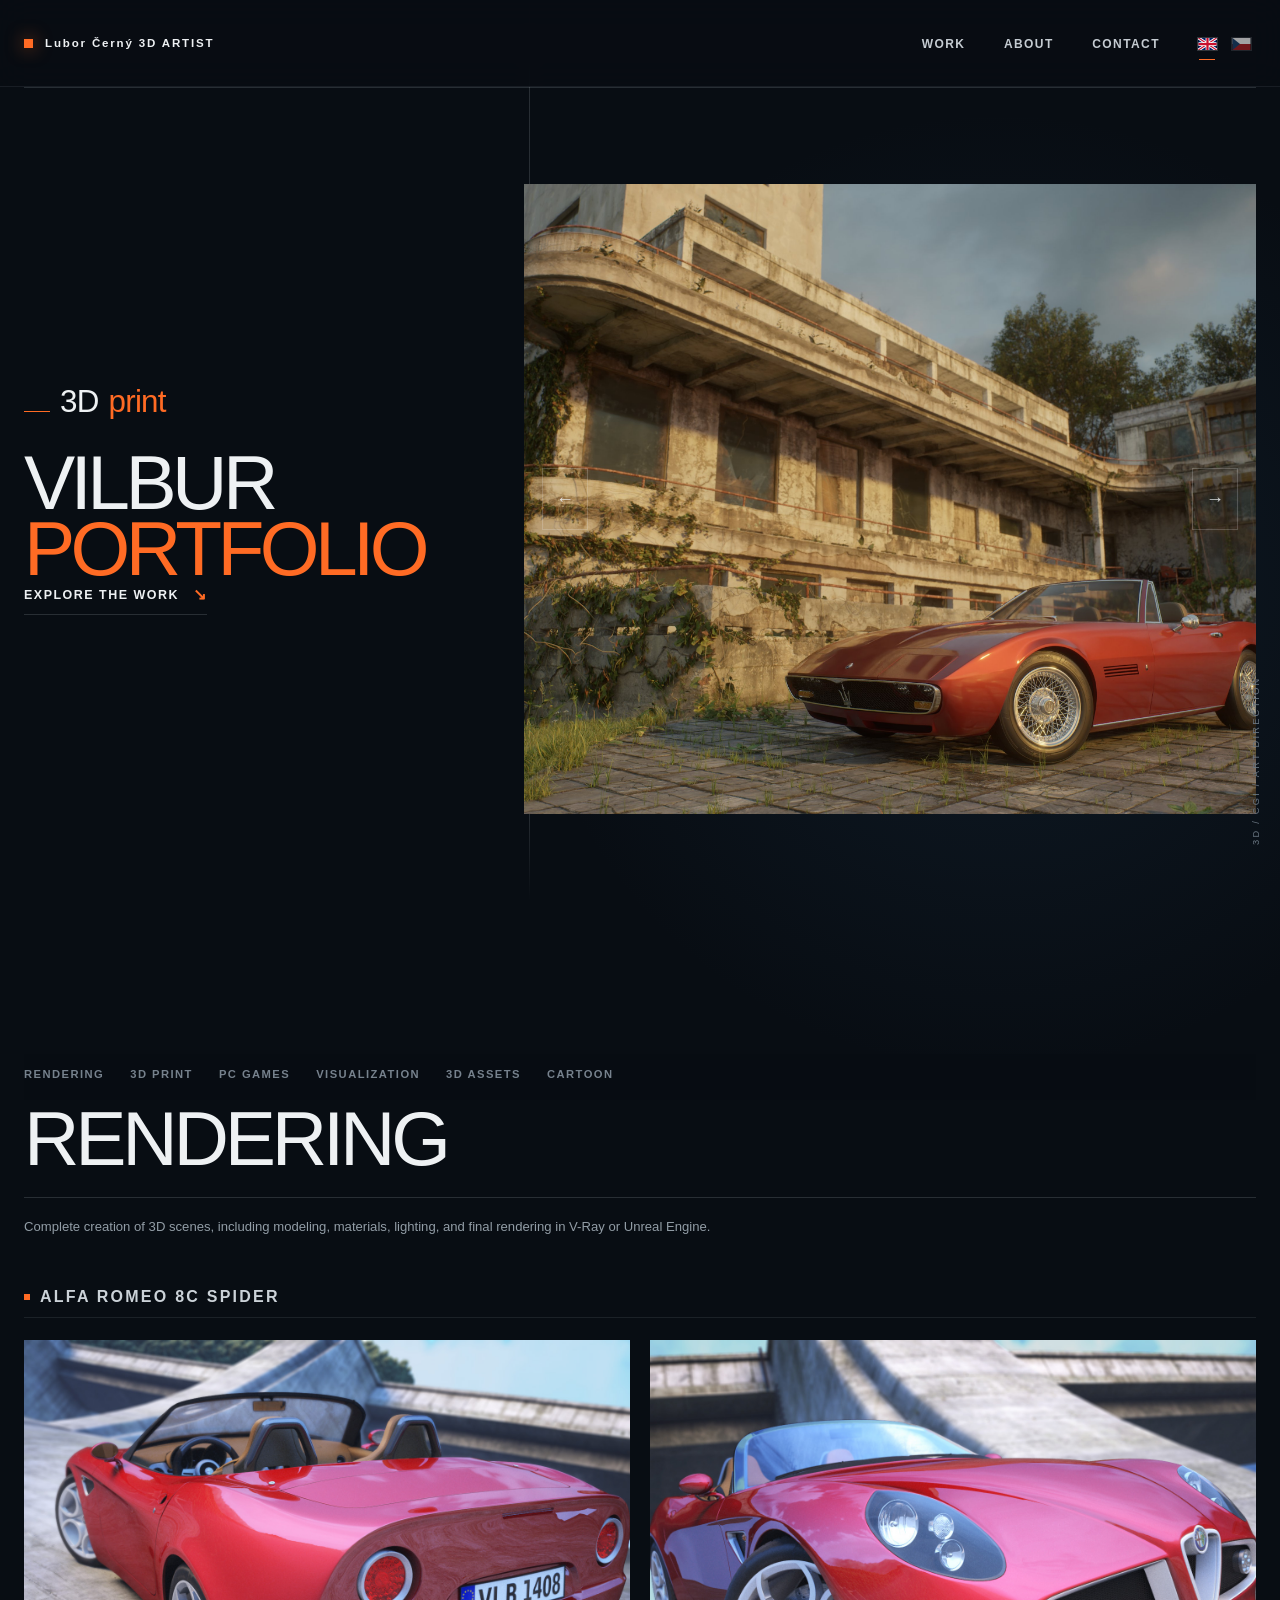
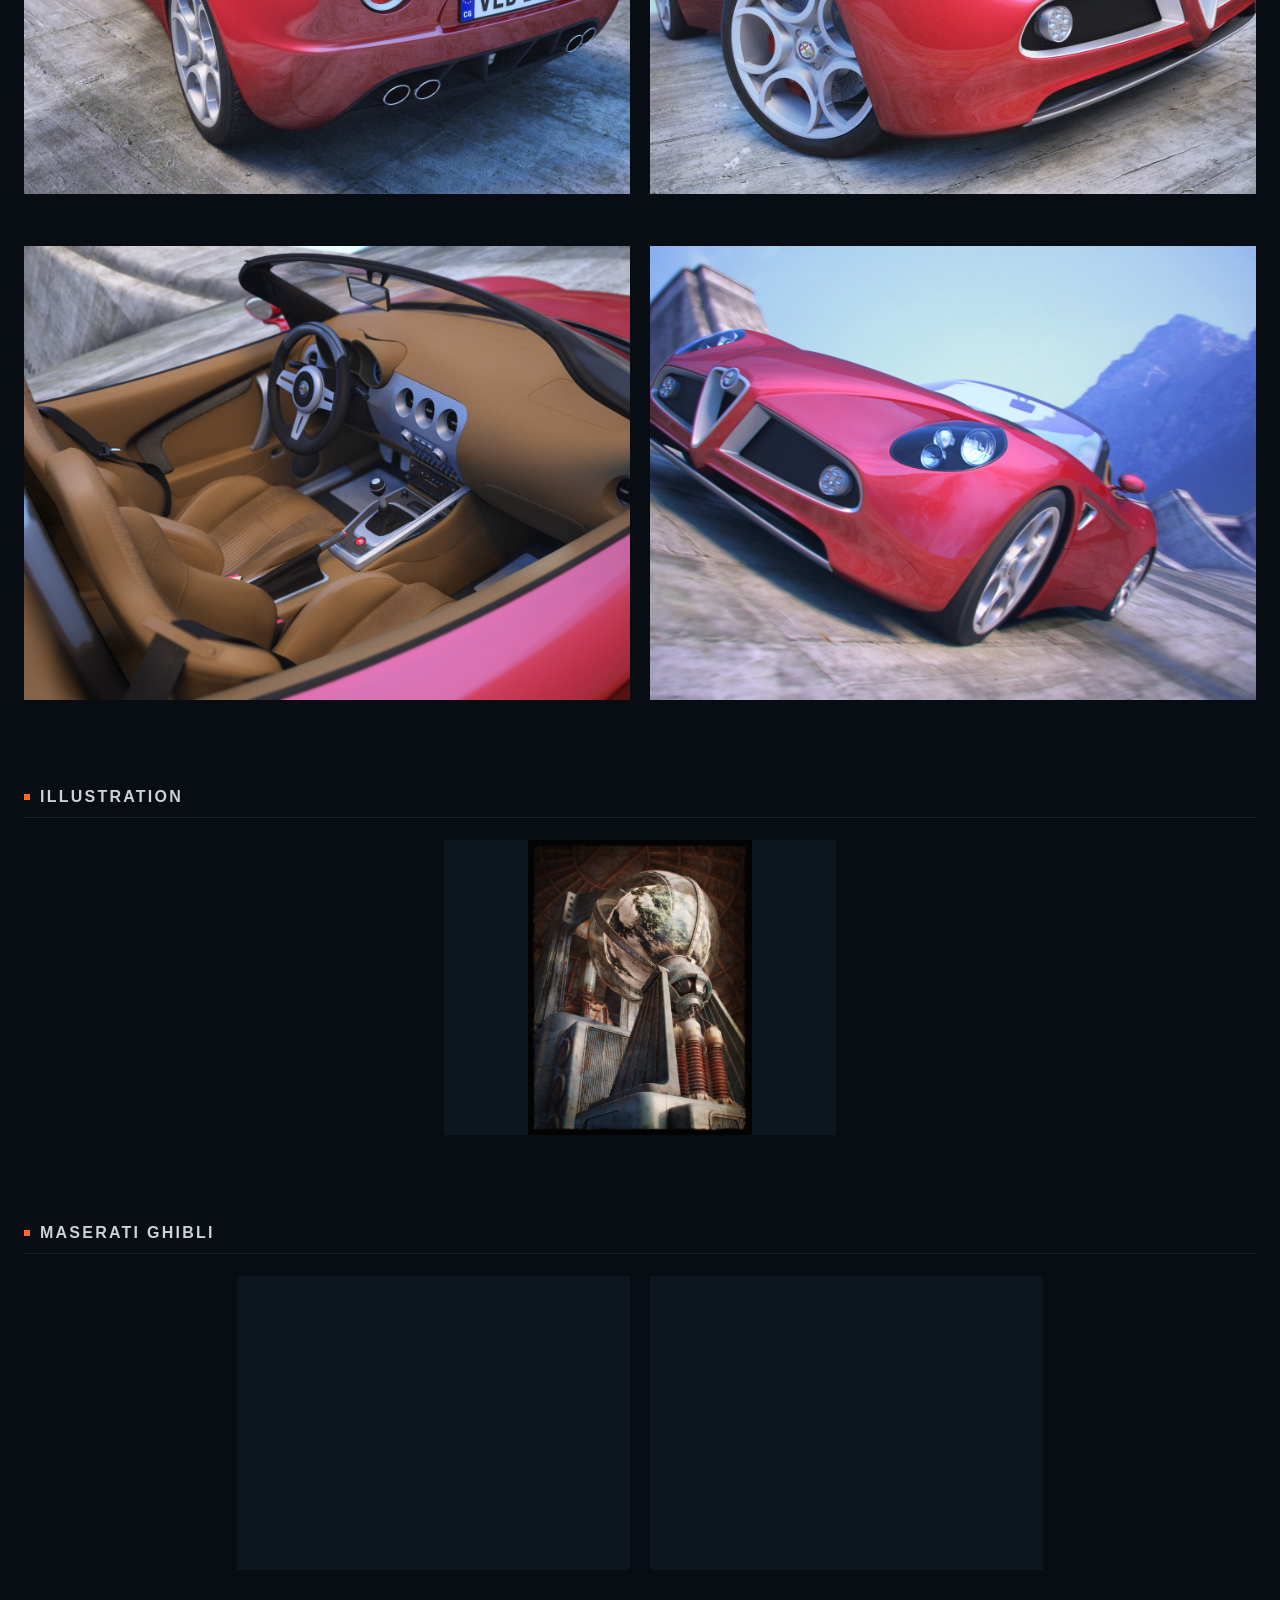
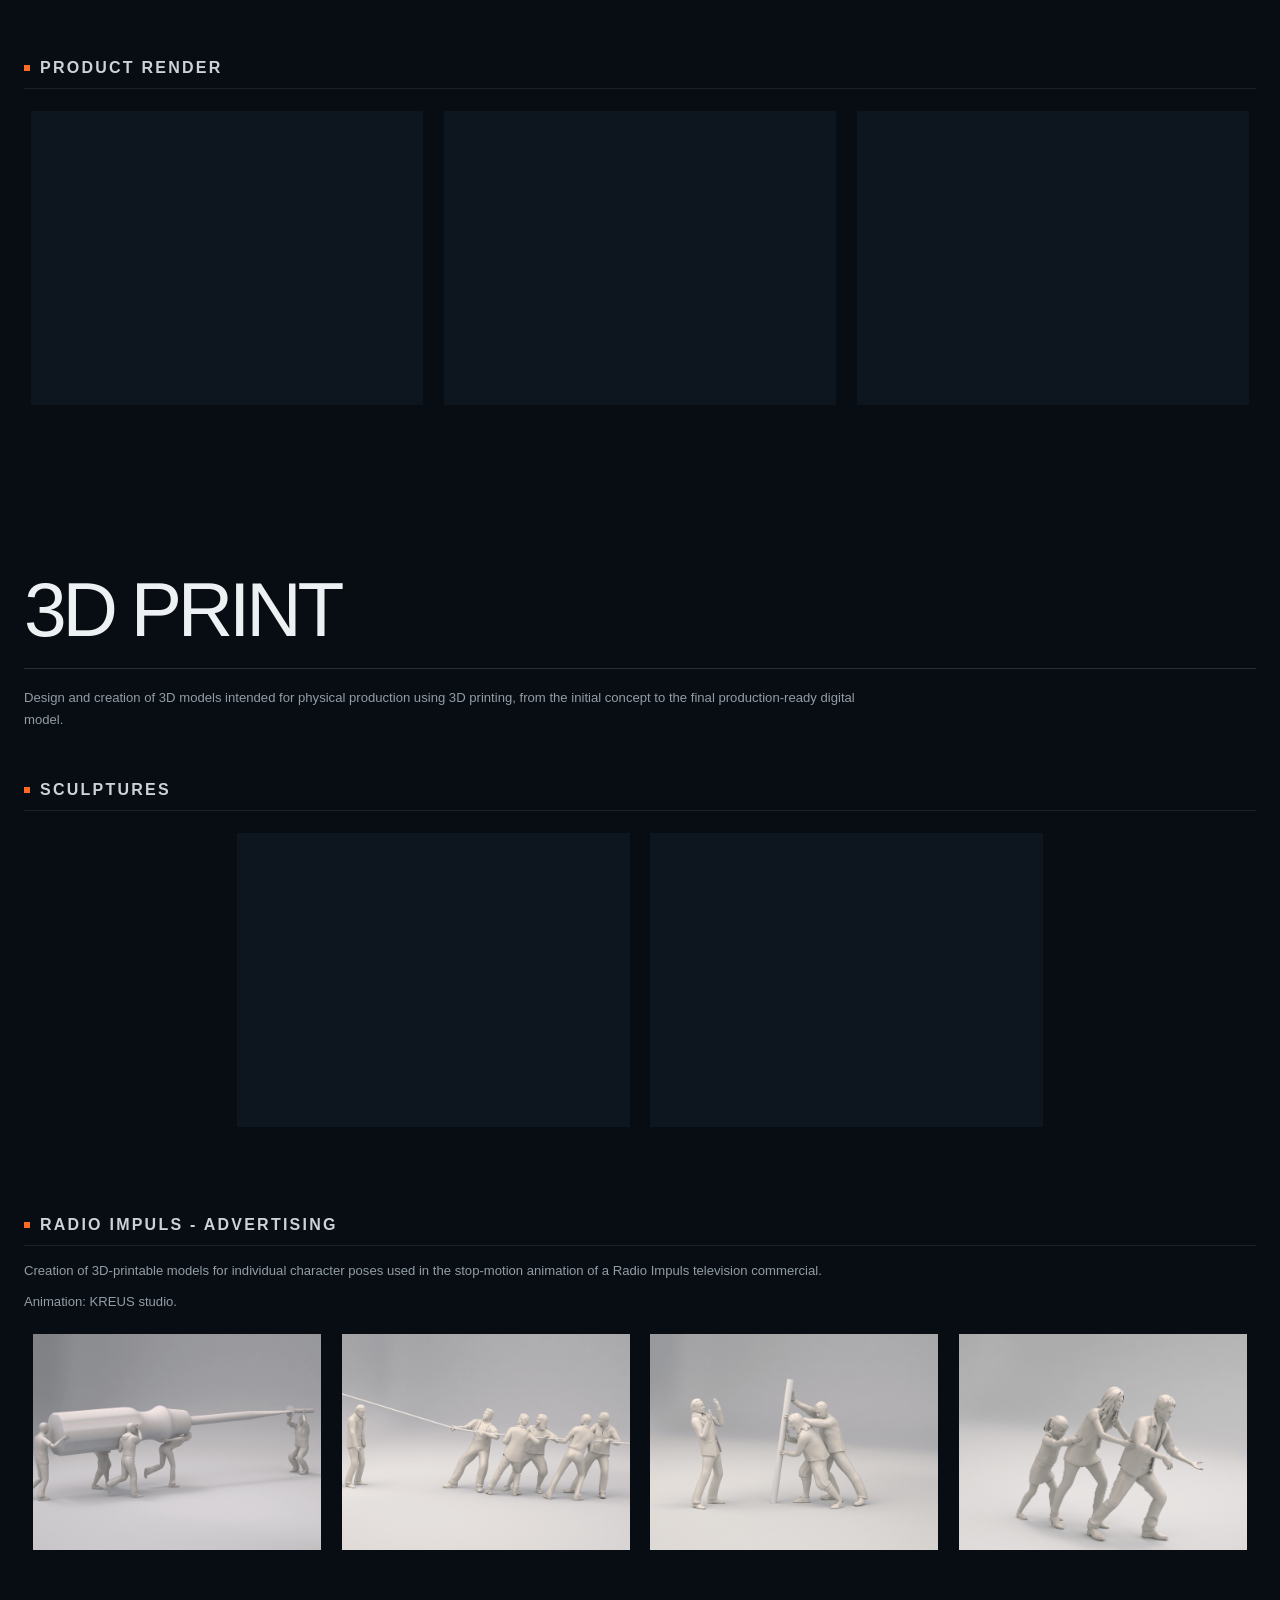
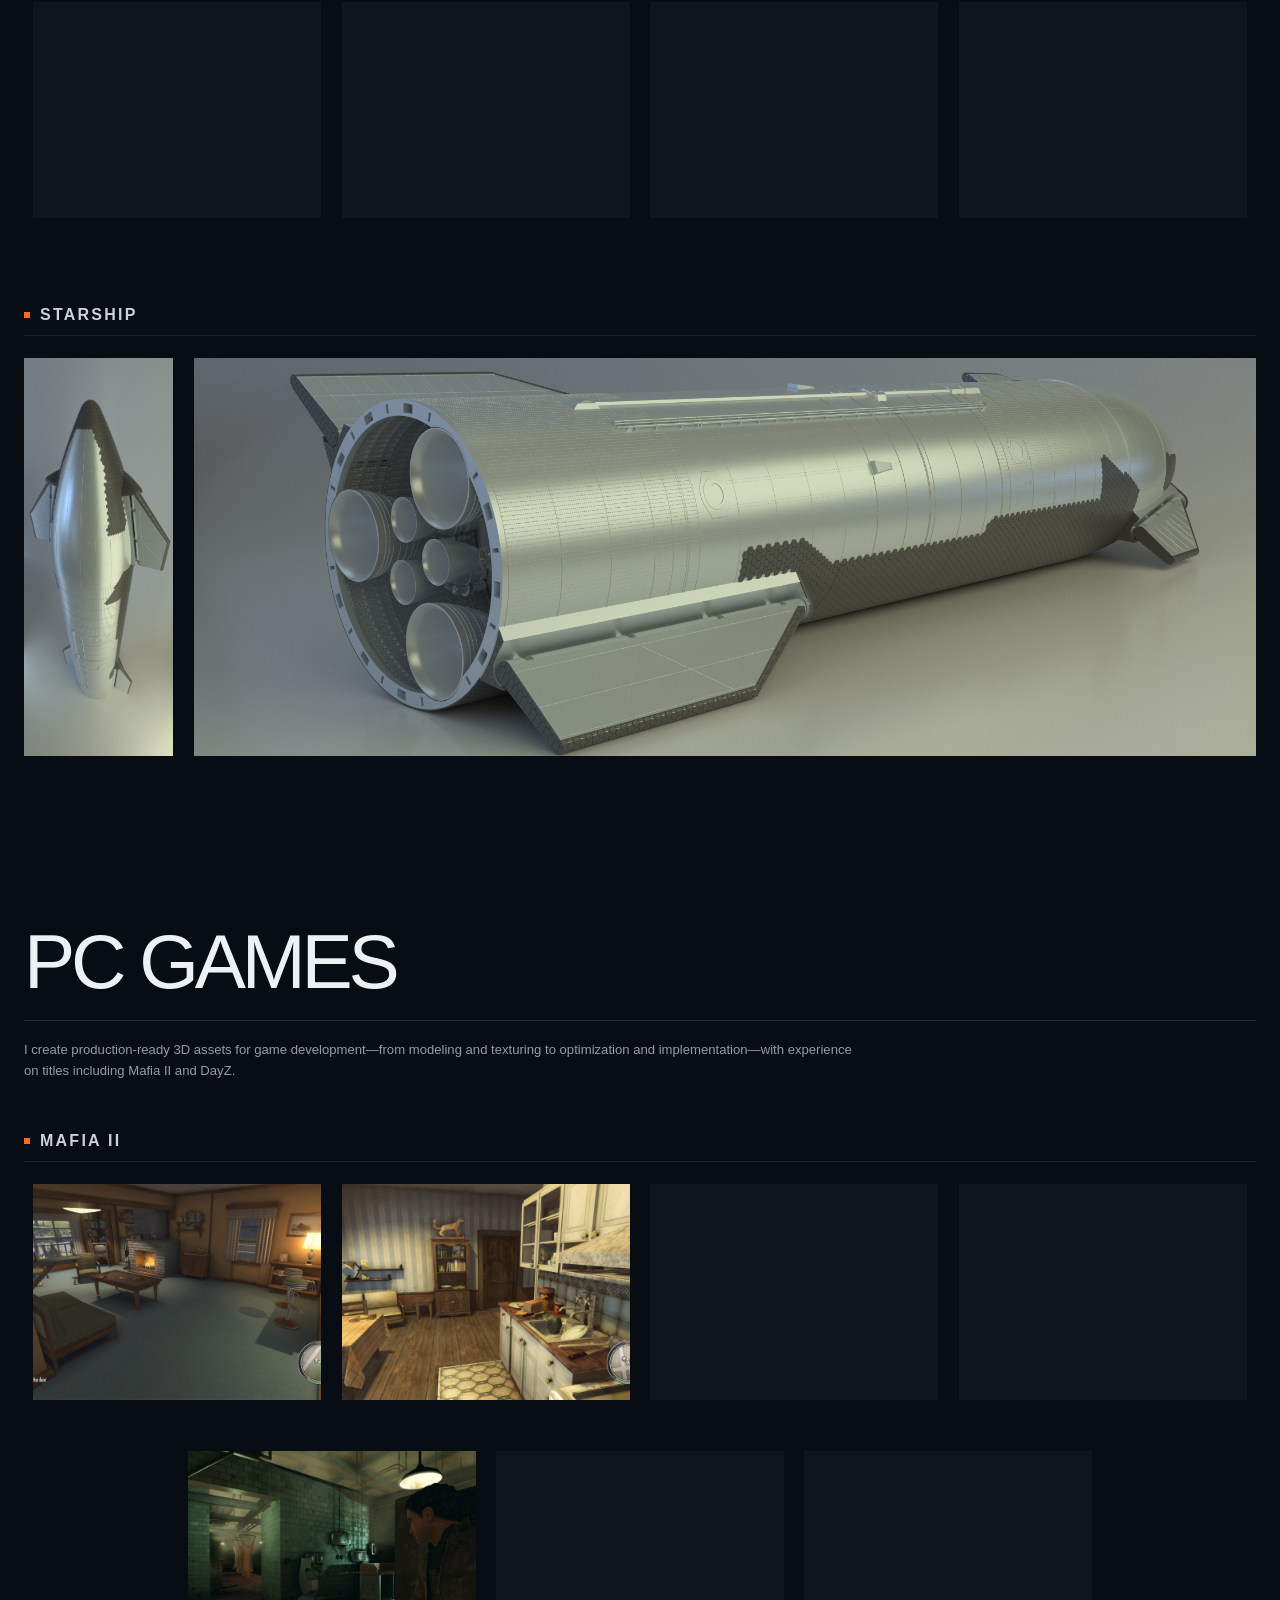
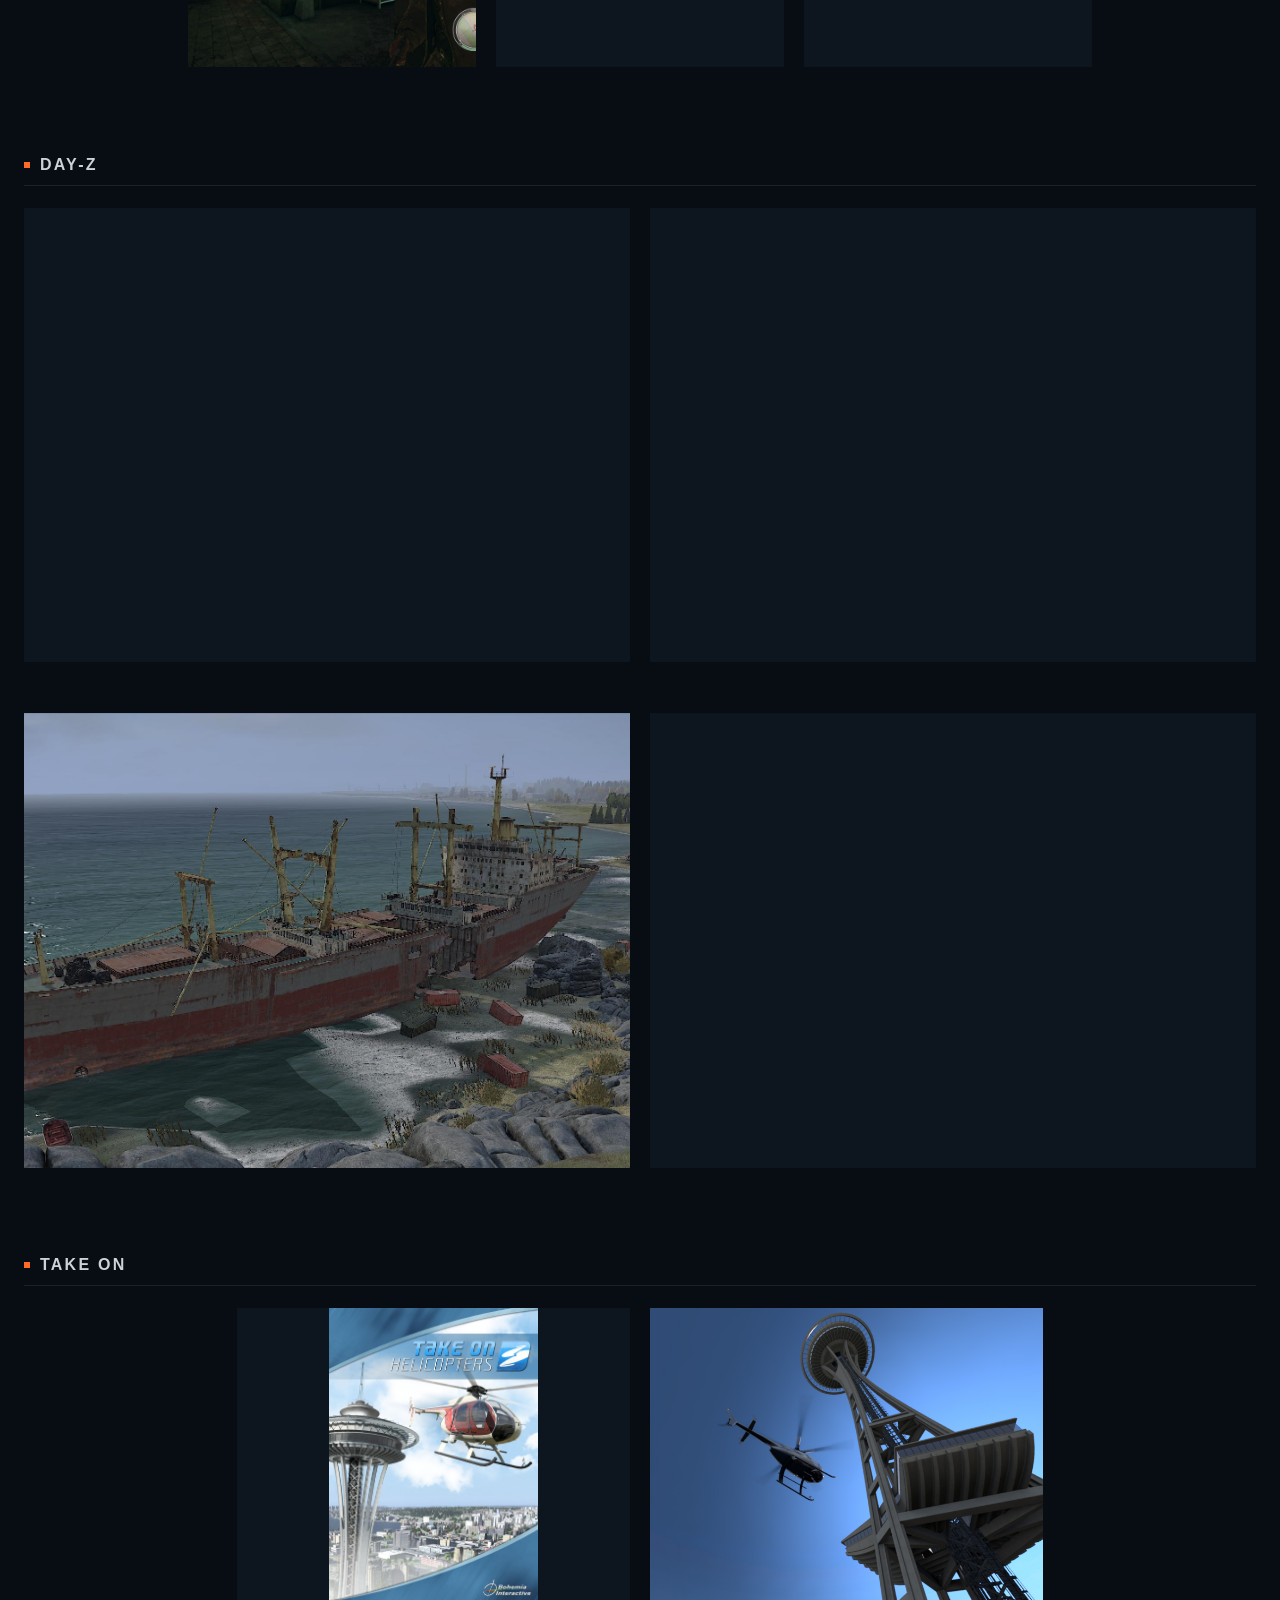
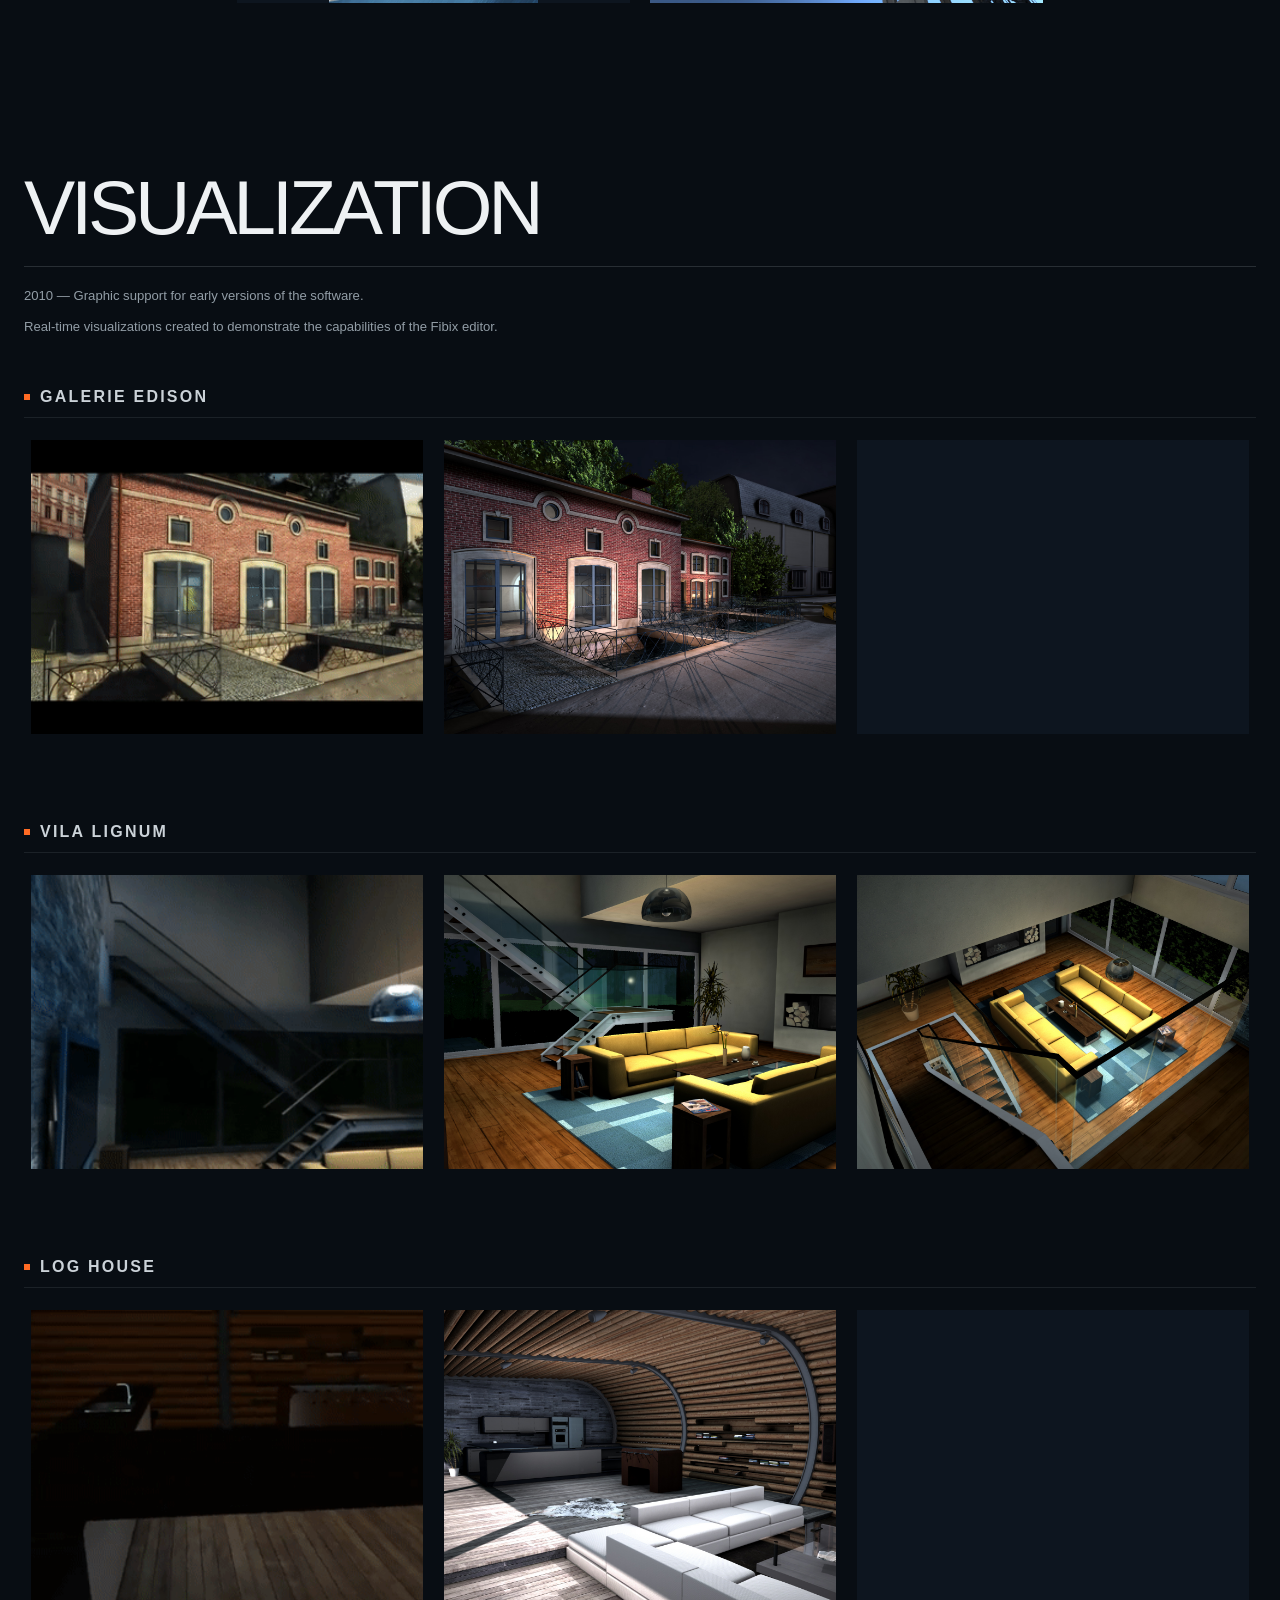
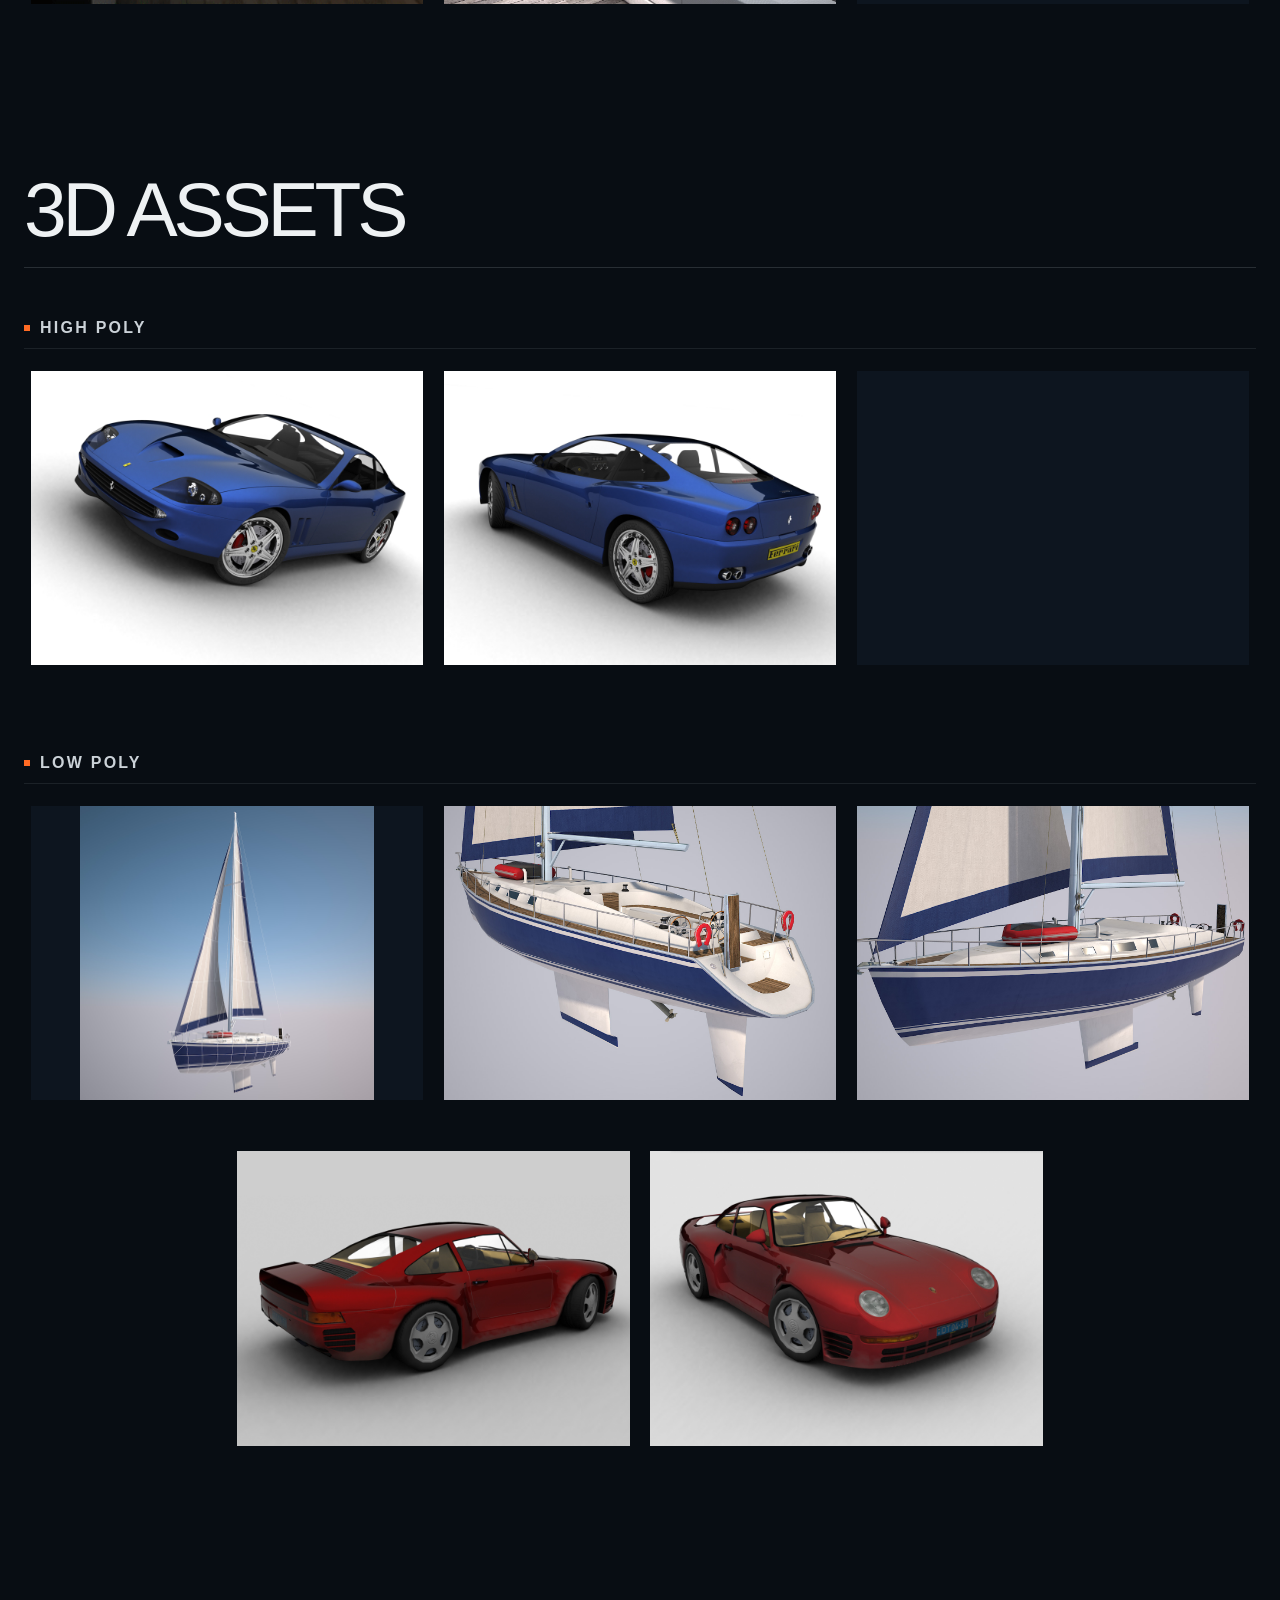
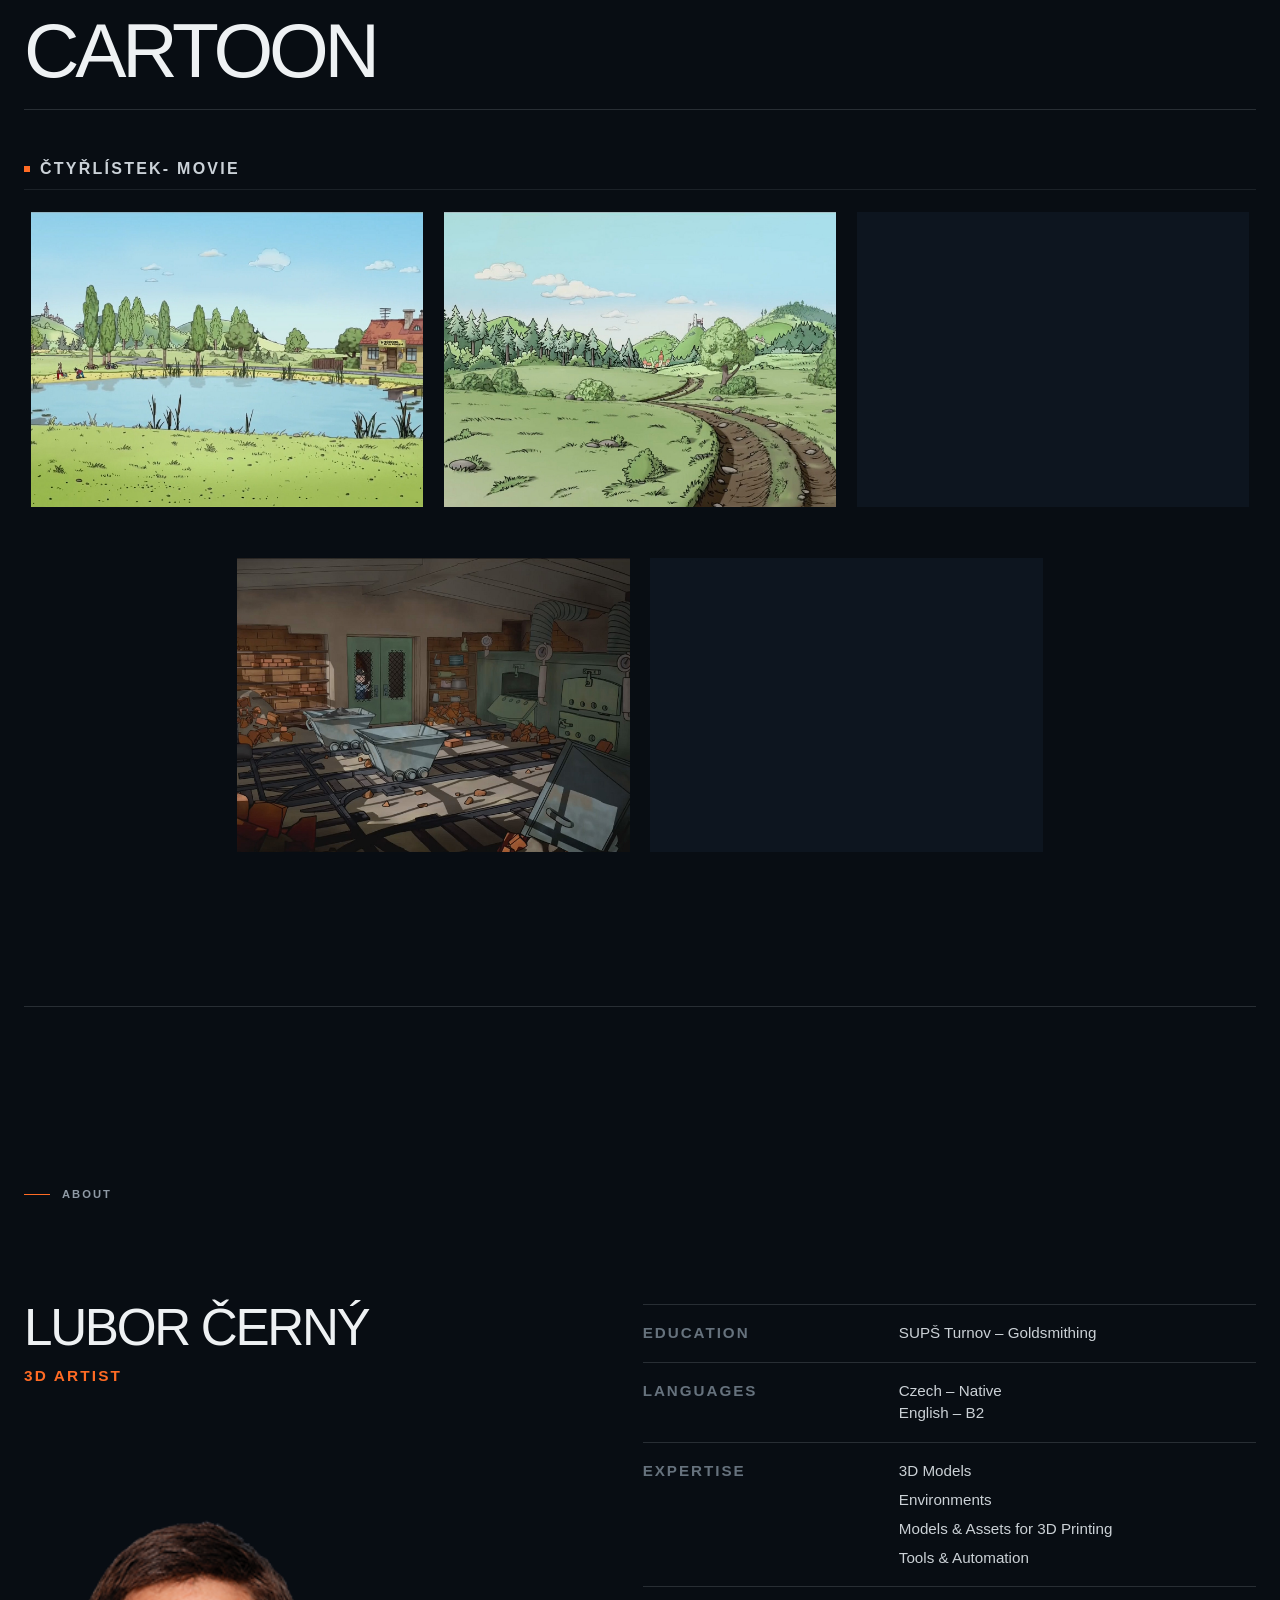
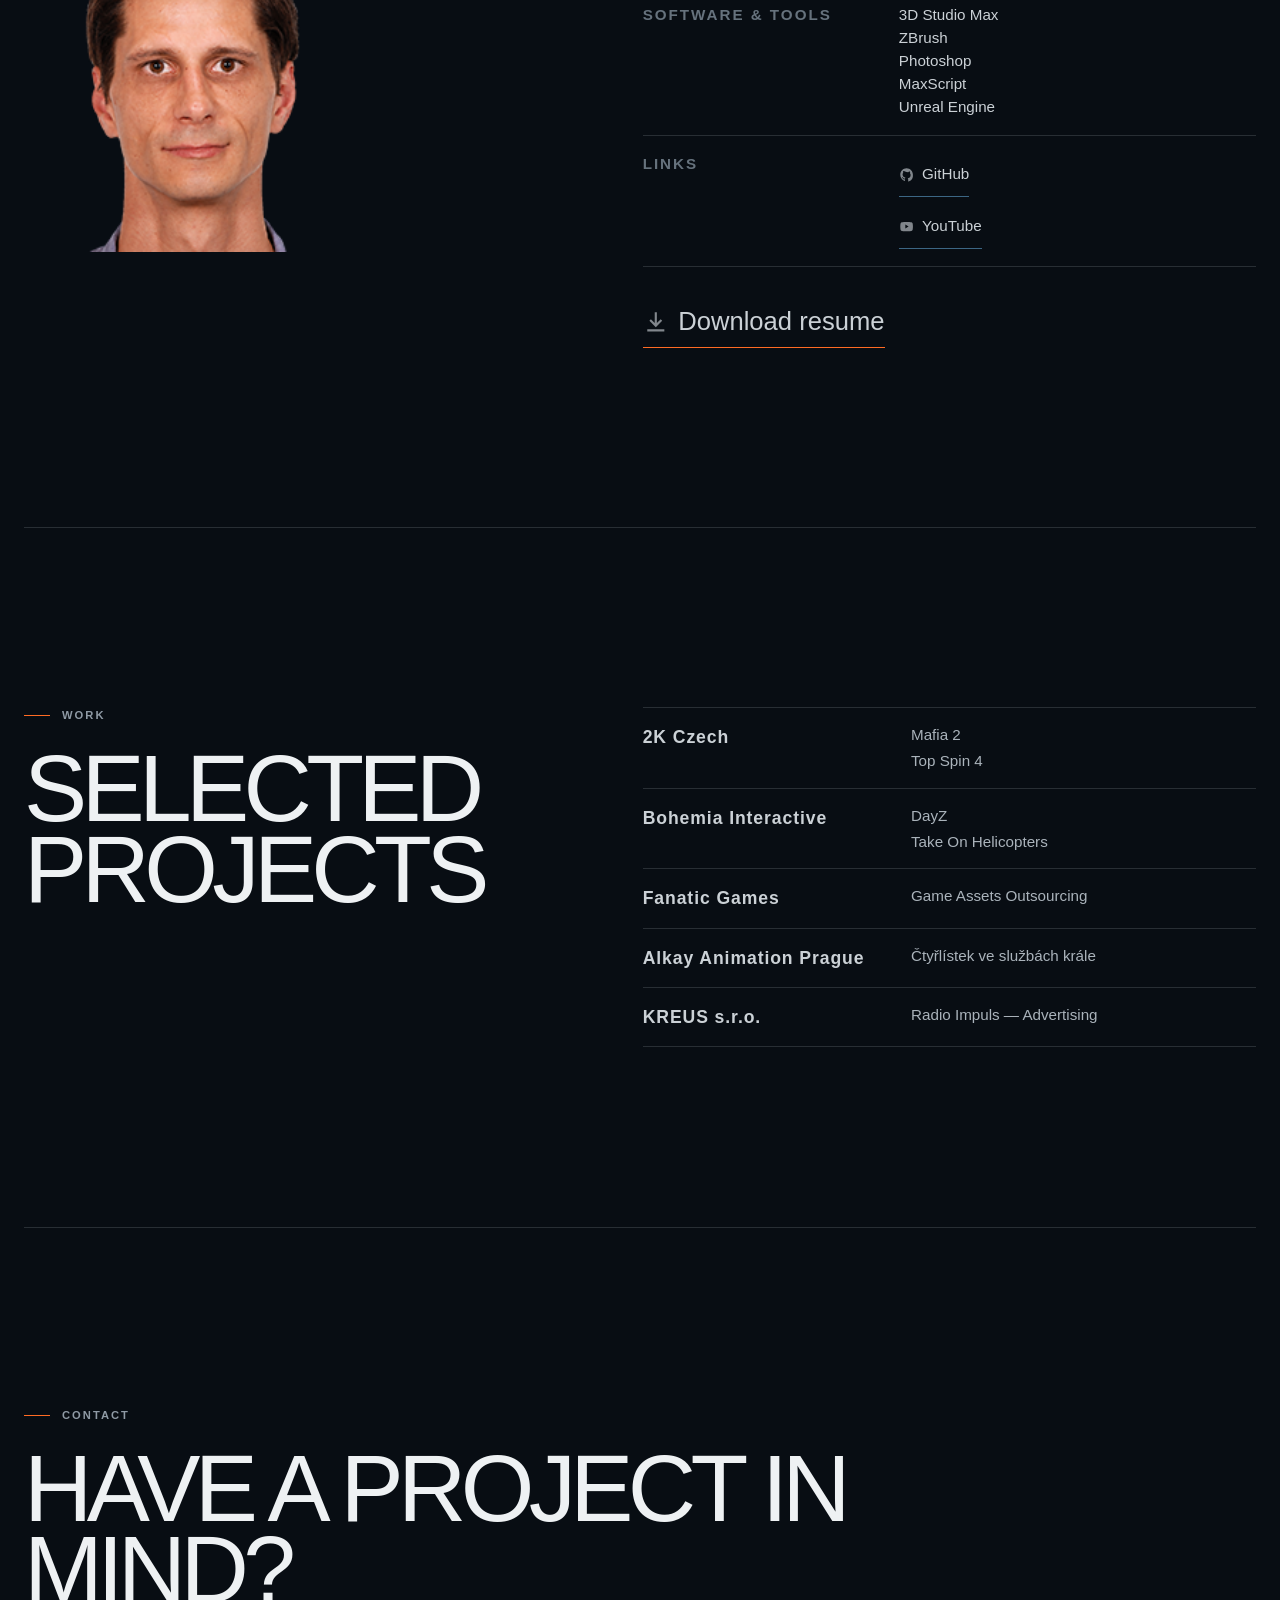
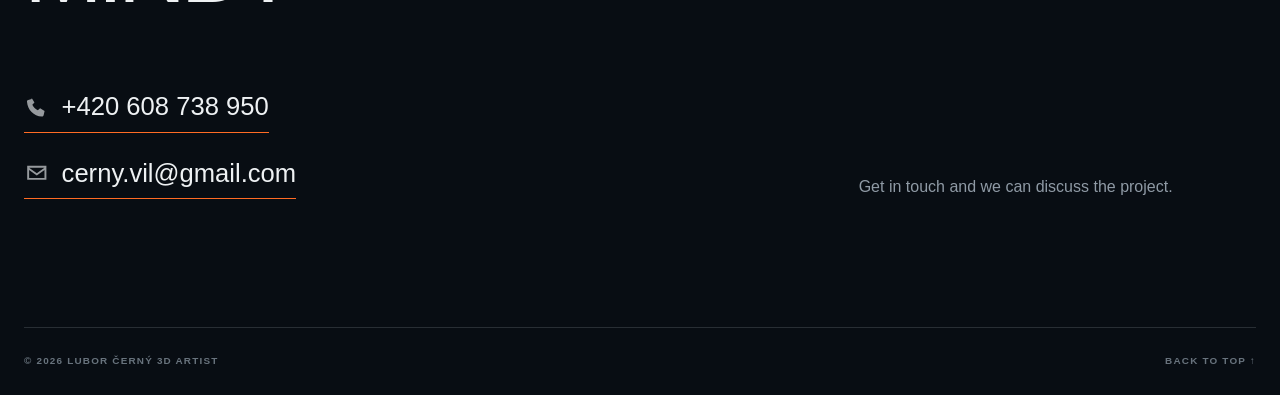
<file: index.html>
<!doctype html>
<html lang="en">
  <head>
    <meta charset="UTF-8" />
    <meta name="viewport" content="width=device-width, initial-scale=1" />
    <meta name="theme-color" content="#080d13" />
    <meta
      name="description"
      content="Vilbur Portfolio — 3D models, visualizations and assets for 3D printing."
      data-i18n-content="page.description"
    />
    <title>Vilbur Portfolio — 3D models and visualizations</title>
    <link rel="canonical" href="https://vilbur-3d-portfolio.web.app/" />
    <meta property="og:type" content="website" />
    <meta property="og:title" content="Lubor Černý — 3D Artist Portfolio" />
    <meta property="og:description" content="3D models, CGI visualizations, environment art and printable 3D models by Lubor Černý." />
    <meta property="og:url" content="https://vilbur-3d-portfolio.web.app/" />
    <meta property="og:image" content="https://vilbur-3d-portfolio.web.app/assets/header-carousel/Maserati-Ghibli-detail.jpg" />
    <meta name="twitter:card" content="summary_large_image" />
    <link rel="stylesheet" href="styles/main.css?v=055b6b9feedb" />
    <script src="scripts/image-catalog.js?v=d62352348d0d" defer></script>
    <script src="scripts/header-carousel.js?v=11b0f3193e3b" defer></script>
    <script src="scripts/projects.js?v=0abf2c326d4b" defer></script>
    <script src="scripts/main.js?v=00c1b4ade427" defer></script>
  </head>
  <body>
    <a class="skip-link" href="#work" data-i18n="skipLink">Skip to portfolio</a>

    <header class="site-header">
      <a
        class="brand"
        href="#top"
        aria-label="Vilbur Portfolio, back to top"
        data-i18n-aria-label="brandAria"
      >
        <span class="brand-mark" aria-hidden="true"></span>
        <span data-site-name>Lubor Černý 3D ARTIST</span>
      </a>

      <div class="header-actions">
        <nav
          class="site-nav"
          id="site-nav"
          aria-label="Main navigation"
          data-i18n-aria-label="navigation.aria"
        >
          <div class="nav-work">
            <a class="nav-work-link" href="#work" data-i18n="navigation.work">Work</a>
            <button
              class="nav-work-toggle"
              type="button"
              aria-expanded="false"
              aria-controls="work-submenu"
              data-work-toggle
            >
              <span data-i18n="navigation.work">Work</span>
              <span class="nav-work-chevron" aria-hidden="true">⌄</span>
            </button>
            <div
              class="work-submenu"
              id="work-submenu"
              data-mobile-filters
              aria-label="Portfolio categories"
              data-i18n-aria-label="work.filtersAria"
              hidden
            ></div>
          </div>
          <a href="#about" data-i18n="navigation.about">About</a>
          <a href="#contact" data-i18n="navigation.contact">Contact</a>
        </nav>

        <div class="language-switcher" role="group" aria-label="Language" data-i18n-aria-label="language.aria">
          <button
            type="button"
            data-language="en"
            aria-pressed="true"
            aria-label="Switch to English"
            title="English"
            data-i18n-aria-label="language.englishAria"
            data-i18n-title="language.english"
          >
            <svg class="flag-icon" viewBox="0 0 24 16" aria-hidden="true">
              <rect width="24" height="16" fill="#012169" />
              <path d="M0 0 24 16M24 0 0 16" stroke="#fff" stroke-width="4" />
              <path d="M0 0 24 16M24 0 0 16" stroke="#c8102e" stroke-width="1.5" />
              <path d="M12 0v16M0 8h24" stroke="#fff" stroke-width="5" />
              <path d="M12 0v16M0 8h24" stroke="#c8102e" stroke-width="3" />
            </svg>
          </button>
          <button
            type="button"
            data-language="cs"
            aria-pressed="false"
            aria-label="Přepnout do češtiny"
            title="Čeština"
            data-i18n-aria-label="language.czechAria"
            data-i18n-title="language.czech"
          >
            <svg class="flag-icon" viewBox="0 0 24 16" aria-hidden="true">
              <path fill="#fff" d="M0 0h24v8H0z" />
              <path fill="#d7141a" d="M0 8h24v8H0z" />
              <path fill="#11457e" d="m0 0 10 8-10 8z" />
            </svg>
          </button>
        </div>

      </div>
    </header>

    <main id="top">
      <section class="hero" aria-labelledby="hero-title">
        <div class="hero-copy">
          <p class="eyebrow hero-specialization" aria-hidden="true">
            <span class="hero-specialization-static">3D</span>
            <span class="hero-specialization-word" data-specialization-word>models</span>
          </p>
          <span class="visually-hidden" data-specialization-accessible>3D models, 3D print and 3D visualizations</span>
          <h1 id="hero-title">vilbur<br /><em>Portfolio</em></h1>
          <a class="text-link" href="#work">
            <span data-i18n="hero.explore">Explore the work</span>
            <span aria-hidden="true">↘</span>
          </a>
        </div>

        <div
          class="hero-media"
          data-hero-media
          aria-label="Featured project"
          data-i18n-aria-label="hero.featuredAria"
        >
          <div class="render-placeholder render-placeholder--hero" aria-hidden="true">
            <span class="placeholder-message" data-i18n="hero.featuredRender">Featured render</span>
          </div>
          <div class="hero-caption" hidden>
            <span data-hero-title></span>
            <span data-hero-meta></span>
          </div>
          <div class="hero-carousel-controls" data-hero-controls hidden>
            <button
              class="hero-carousel-arrow hero-carousel-arrow--prev"
              type="button"
              data-hero-prev
              aria-label="Previous featured render"
              data-i18n-aria-label="hero.previousRender"
            >
              <span aria-hidden="true">←</span>
            </button>
            <button
              class="hero-carousel-arrow hero-carousel-arrow--next"
              type="button"
              data-hero-next
              aria-label="Next featured render"
              data-i18n-aria-label="hero.nextRender"
            >
              <span aria-hidden="true">→</span>
            </button>
          </div>
        </div>

        <div class="hero-side-note" aria-hidden="true">3D / CGI / ART DIRECTION</div>
      </section>

      <section class="work section-shell" id="work" aria-label="Portfolio" data-i18n-aria-label="work.galleryAria">
        <nav class="filters" data-filters aria-label="Portfolio categories" data-i18n-aria-label="work.filtersAria"></nav>
        <div class="gallery" data-gallery aria-live="polite"></div>
      </section>

      <section
        class="about about-me section-shell"
        id="about"
        aria-label="About me"
        data-i18n-aria-label="about.meTitle"
      >
        <div class="about-me-heading">
          <p class="eyebrow" data-i18n="about.eyebrow">About</p>
        </div>

        <div class="about-profile">
          <div class="profile-identity">
            <h3>Lubor Černý</h3>
            <p data-i18n="about.role">3D Artist</p>
          </div>

          <figure class="profile-photo">
            <img
              src="assets/about/photo.png?v=5d7dae30fdaf"
              width="1130"
              height="1546"
              loading="lazy"
              decoding="async"
              alt="Portrait of Lubor Černý"
              data-i18n-alt="about.photoAlt"
            />
          </figure>

          <div class="profile-bio">
            <dl class="profile-facts">
              <div>
                <dt data-i18n="about.educationLabel">Education</dt>
                <dd data-i18n="about.education">SUPŠ Turnov – Goldsmithing</dd>
              </div>
              <div>
                <dt data-i18n="about.languagesLabel">Languages</dt>
                <dd>
                  <span data-i18n="about.czechNative">Czech – Native</span><br />
                  <span data-i18n="about.englishB2">English – B2</span>
                </dd>
              </div>
              <div>
                <dt data-i18n="about.expertiseLabel">Expertise</dt>
                <dd>
                  <ul class="about-lead profile-expertise-list">
                    <li data-i18n="about.points.models">3D Models</li>
                    <li data-i18n="about.points.visualizations">Environments</li>
                    <li data-i18n="about.points.print">Models &amp; Assets for 3D Printing</li>
                    <li data-i18n="about.points.toolsAutomation">Tools &amp; Automation</li>
                  </ul>
                </dd>
              </div>
              <div>
                <dt data-i18n="about.softwareToolsLabel">Software &amp; Tools</dt>
                <dd>3D Studio Max<br />ZBrush<br />Photoshop<br />MaxScript<br />Unreal Engine</dd>
              </div>
              <div>
                <dt data-i18n="about.linksLabel">Links</dt>
                <dd class="profile-links">
                  <a class="profile-link" href="https://github.com/vilbur" target="_blank" rel="noopener noreferrer">
                    <svg class="contact-icon" viewBox="0 0 24 24" aria-hidden="true"><path d="M12 2C6.48 2 2 6.58 2 12.23c0 4.52 2.87 8.35 6.84 9.7.5.1.68-.22.68-.49v-1.9c-2.78.62-3.37-1.2-3.37-1.2-.45-1.2-1.11-1.52-1.11-1.52-.91-.64.07-.63.07-.63 1 .07 1.53 1.06 1.53 1.06.9 1.57 2.35 1.12 2.92.86.09-.67.35-1.12.64-1.38-2.22-.26-4.56-1.14-4.56-5.08 0-1.12.39-2.04 1.03-2.76-.1-.26-.45-1.31.1-2.72 0 0 .84-.28 2.75 1.05A9.3 9.3 0 0 1 12 7.87a9.3 9.3 0 0 1 2.5.35c1.91-1.33 2.75-1.05 2.75-1.05.55 1.41.2 2.46.1 2.72.64.72 1.03 1.64 1.03 2.76 0 3.95-2.34 4.82-4.57 5.08.36.32.68.94.68 1.89v2.82c0 .27.18.59.69.49A10.25 10.25 0 0 0 22 12.23C22 6.58 17.52 2 12 2Z"/></svg>
                    <span>GitHub</span>
                  </a>
                  <a class="profile-link" href="https://www.youtube.com/@vilbur99" target="_blank" rel="noopener noreferrer">
                    <svg class="contact-icon" viewBox="0 0 24 24" aria-hidden="true"><path d="M21.58 7.19a2.78 2.78 0 0 0-1.96-1.97C17.89 4.75 12 4.75 12 4.75s-5.89 0-7.62.47a2.78 2.78 0 0 0-1.96 1.97A29.05 29.05 0 0 0 2 12a29.05 29.05 0 0 0 .42 4.81 2.78 2.78 0 0 0 1.96 1.97c1.73.47 7.62.47 7.62.47s5.89 0 7.62-.47a2.78 2.78 0 0 0 1.96-1.97A29.05 29.05 0 0 0 22 12a29.05 29.05 0 0 0-.42-4.81ZM10 15.12V8.88L15.2 12 10 15.12Z"/></svg>
                    <span>YouTube</span>
                  </a>
                </dd>
              </div>
            </dl>
            <a
              class="about-resume"
              href="assets/about/Lubor Černý - Resume EN.docx?v=024195167814"
              download="Lubor Černý - Resume EN.docx"
              data-resume-download
            >
              <svg class="contact-icon" viewBox="0 0 24 24" aria-hidden="true"><path d="M11 3h2v10.2l3.6-3.6 1.4 1.4-6 6-6-6 1.4-1.4 3.6 3.6V3ZM4 19h16v2H4v-2Z"/></svg>
              <span data-i18n="about.resume">Download resume</span>
            </a>
          </div>
        </div>
      </section>

      <section class="about about-work section-shell" id="about-work" aria-labelledby="about-work-title">
        <div class="about-heading">
          <p class="eyebrow" data-i18n="about.workEyebrow">Work</p>
          <h2 id="about-work-title" data-i18n="about.title">Selected Projects</h2>
        </div>
        <div class="about-copy">
          <div class="selected-projects">
            <dl class="project-participation-list">
              <div class="project-participation-row">
                <dt><a href="https://2kczech.com/" target="_blank" rel="noopener noreferrer">2K Czech</a></dt>
                <dd><ul><li>Mafia 2</li><li>Top Spin 4</li></ul></dd>
              </div>
              <div class="project-participation-row">
                <dt><a href="https://www.bohemia.net/en" target="_blank" rel="noopener noreferrer">Bohemia Interactive</a></dt>
                <dd><ul><li>DayZ</li><li>Take On Helicopters</li></ul></dd>
              </div>
              <div class="project-participation-row">
                <dt><a href="https://fanaticgames.com/" target="_blank" rel="noopener noreferrer">Fanatic Games</a></dt>
                <dd><ul><li>Game Assets Outsourcing</li></ul></dd>
              </div>
              <div class="project-participation-row">
                <dt><a href="http://www.alkay.cz" target="_blank" rel="noopener noreferrer">Alkay Animation Prague</a></dt>
                <dd><ul><li>Čtyřlístek ve službách krále</li></ul></dd>
              </div>
              <div class="project-participation-row">
                <dt><a href="https://kreus.cz/en/" target="_blank" rel="noopener noreferrer">KREUS s.r.o.</a></dt>
                <dd><ul><li>Radio Impuls — Advertising</li></ul></dd>
              </div>
            </dl>
          </div>
        </div>
      </section>

      <section class="contact section-shell" id="contact" aria-labelledby="contact-title">
        <p class="eyebrow" data-i18n="contact.eyebrow">Contact</p>
        <h2 id="contact-title" data-i18n="contact.title">Have a project in mind?</h2>
        <div class="contact-row">
          <div class="contact-links">
            <a class="contact-link" data-contact-phone href="tel:+420608738950">
              <svg class="contact-icon" viewBox="0 0 24 24" aria-hidden="true"><path d="M7.2 3.8 9.8 8l-2 2.1c1.1 2.3 2.9 4.1 5.2 5.2l2.1-2 4.2 2.6-.9 4.1c-.2.7-.8 1.2-1.6 1.2C9 20.5 3.5 15 2.8 7.2c-.1-.8.4-1.4 1.2-1.6l3.2-.8Z"/></svg>
              <span data-contact-phone-label>+420 608 738 950</span>
            </a>
            <a class="contact-link" data-contact-email href="mailto:cerny.vil+portfolio@gmail.com">
              <svg class="contact-icon" viewBox="0 0 24 24" aria-hidden="true"><path d="M3 5.5h18v13H3v-13Zm1.8 1.7 7.2 5.2 7.2-5.2H4.8Zm14.4 9.6V9.4L12 14.6 4.8 9.4v7.4h14.4Z"/></svg>
              <span data-contact-email-label>cerny.vil@gmail.com</span>
            </a>
          </div>
          <p data-i18n="contact.support">Get in touch and we can discuss the project.</p>
        </div>
      </section>
    </main>

    <footer class="site-footer section-shell">
      <span>© <span data-year></span> <span data-site-name>Lubor Černý 3D ARTIST</span></span>
      <a href="#top"><span data-i18n="footer.backToTop">Back to top</span> ↑</a>
    </footer>

    <button
      class="back-to-top"
      type="button"
      data-back-to-top
      aria-label="Back to top"
      data-i18n-aria-label="footer.backToTop"
      aria-hidden="true"
      tabindex="-1"
    >
      <span aria-hidden="true">↑</span>
    </button>

    <dialog class="lightbox" data-lightbox aria-label="Project preview" data-i18n-aria-label="lightbox.aria">
      <div class="lightbox-shell">
        <div class="lightbox-category" data-lightbox-category></div>
        <button class="lightbox-close" type="button" data-lightbox-close aria-label="Close preview" data-i18n-aria-label="lightbox.closeAria"><span data-i18n="lightbox.close">Close</span> ×</button>
        <button class="lightbox-arrow lightbox-arrow--prev" type="button" data-lightbox-prev aria-label="Previous project" data-i18n-aria-label="lightbox.previous">←</button>
        <div class="lightbox-media" data-lightbox-media></div>
        <button class="lightbox-arrow lightbox-arrow--next" type="button" data-lightbox-next aria-label="Next project" data-i18n-aria-label="lightbox.next">→</button>
        <div class="lightbox-caption" hidden>
          <div>
            <h3 data-lightbox-title></h3>
          </div>
          <p data-lightbox-meta></p>
        </div>
      </div>
    </dialog>
  </body>
</html>
</file>
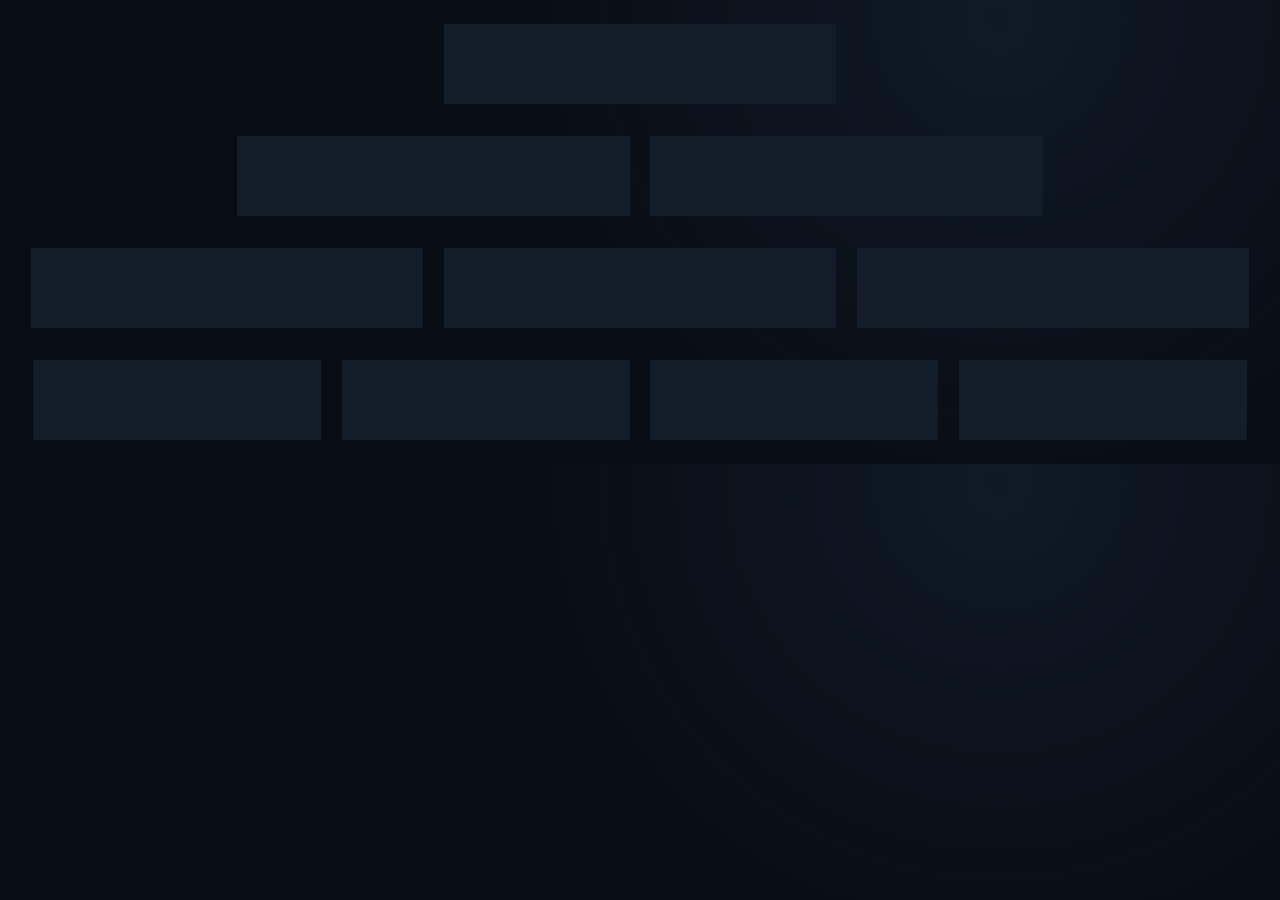
<file: tools/test-gallery.html>
<!doctype html>
<html lang="en">
  <head>
    <meta charset="UTF-8" />
    <meta name="viewport" content="width=device-width, initial-scale=1" />
    <title>Portfolio gallery regression fixture</title>
    <link rel="stylesheet" href="../styles/main.css" />
    <style>
      .test-shell { width: var(--shell); margin: 24px auto; }
      .test-case + .test-case { margin-top: 32px; }
      .test-card { min-height: 80px; background: var(--ink-soft); }
    </style>
    <script src="test-catalog.js" defer></script>
    <script src="../scripts/projects.js" defer></script>
  </head>
  <body>
    <main class="test-shell">
      <section class="test-case" data-test-count="1">
        <div class="project-grid project-grid--cols-3"><div class="project-card test-card"></div></div>
      </section>
      <section class="test-case" data-test-count="2">
        <div class="project-grid project-grid--cols-3">
          <div class="project-card test-card"></div><div class="project-card test-card"></div>
        </div>
      </section>
      <section class="test-case" data-test-count="3">
        <div class="project-grid project-grid--cols-3">
          <div class="project-card test-card"></div><div class="project-card test-card"></div><div class="project-card test-card"></div>
        </div>
      </section>
      <section class="test-case" data-test-count="4">
        <div class="project-grid project-grid--cols-4">
          <div class="project-card test-card"></div><div class="project-card test-card"></div><div class="project-card test-card"></div><div class="project-card test-card"></div>
        </div>
      </section>
    </main>
  </body>
</html>
</file>
<file: styles/main.css>
:root {
  --ink: #080d13;
  --ink-raised: #0d151f;
  --ink-soft: #121d29;
  --paper: #eef1f3;
  --muted: #8f9aa5;
  --line: rgba(220, 230, 238, 0.15);
  --accent: #ff6b24;
  --shell: min(100% - 48px, 1480px);
  --header-height: 88px;
  --ease: cubic-bezier(0.22, 1, 0.36, 1);
}

* {
  box-sizing: border-box;
}

html {
  scroll-behavior: smooth;
  scroll-padding-top: var(--header-height);
}

body {
  margin: 0;
  color: var(--paper);
  background:
    radial-gradient(circle at 78% 4%, rgba(42, 79, 112, 0.2), transparent 30rem),
    var(--ink);
  font-family: Inter, "Helvetica Neue", Arial, sans-serif;
  font-size: 16px;
  line-height: 1.5;
  -webkit-font-smoothing: antialiased;
}

body.is-locked {
  overflow: hidden;
}

button,
a {
  -webkit-tap-highlight-color: transparent;
}

button {
  color: inherit;
  font: inherit;
}

a {
  color: inherit;
  text-decoration: none;
}

img {
  display: block;
  max-width: 100%;
}

::selection {
  color: var(--ink);
  background: var(--accent);
}

.skip-link {
  position: fixed;
  z-index: 200;
  top: 12px;
  left: 12px;
  padding: 10px 14px;
  color: var(--ink);
  background: var(--paper);
  transform: translateY(-150%);
}

.skip-link:focus {
  transform: translateY(0);
}

.visually-hidden {
  position: absolute !important;
  width: 1px !important;
  height: 1px !important;
  padding: 0 !important;
  margin: -1px !important;
  overflow: hidden !important;
  clip: rect(0, 0, 0, 0) !important;
  white-space: nowrap !important;
  border: 0 !important;
}

.section-shell {
  width: var(--shell);
  margin-inline: auto;
}

.site-header {
  position: fixed;
  z-index: 50;
  top: 0;
  left: 50%;
  display: flex;
  width: var(--shell);
  height: var(--header-height);
  align-items: center;
  justify-content: space-between;
  border-bottom: 1px solid var(--line);
  transform: translateX(-50%);
}

.site-header::before {
  position: absolute;
  z-index: -1;
  inset: 0 calc((100vw - 100%) / -2);
  border-bottom: 1px solid rgba(220, 230, 238, 0.08);
  background: rgba(8, 13, 19, 0.88);
  backdrop-filter: blur(16px);
  content: "";
}

.brand {
  display: inline-flex;
  align-items: center;
  gap: 12px;
  font-size: 0.72rem;
  font-weight: 700;
  letter-spacing: 0.16em;
}

.brand-mark {
  width: 9px;
  height: 9px;
  background: var(--accent);
  box-shadow: 0 0 18px rgba(255, 107, 36, 0.65);
}

.header-actions {
  display: flex;
  align-items: center;
  gap: clamp(20px, 2.5vw, 42px);
}

.site-nav {
  display: flex;
  gap: clamp(24px, 3vw, 52px);
  color: #c5ccd2;
  font-size: 0.75rem;
  font-weight: 600;
  letter-spacing: 0.12em;
  text-transform: uppercase;
}

.nav-work {
  position: relative;
  display: flex;
  align-items: center;
}

.nav-work-toggle,
.work-submenu {
  display: none;
}

.site-nav a {
  position: relative;
  padding-block: 8px;
  transition: color 180ms ease;
}

.site-nav a::after {
  position: absolute;
  right: 0;
  bottom: 2px;
  left: 0;
  height: 1px;
  background: var(--accent);
  content: "";
  transform: scaleX(0);
  transform-origin: right;
  transition: transform 280ms var(--ease);
}

.site-nav a:hover,
.site-nav a:focus-visible {
  color: var(--paper);
}

.site-nav a:hover::after,
.site-nav a:focus-visible::after {
  transform: scaleX(1);
  transform-origin: left;
}

.language-switcher {
  display: inline-flex;
  align-items: center;
  gap: 4px;
  color: #68737d;
  font-size: 0.66rem;
  font-weight: 700;
  letter-spacing: 0.12em;
}

.language-switcher button {
  position: relative;
  display: grid;
  min-width: 30px;
  min-height: 36px;
  padding: 0;
  place-items: center;
  border: 0;
  color: inherit;
  background: transparent;
  cursor: pointer;
  transition: color 180ms ease;
}

.flag-icon {
  width: 21px;
  height: 14px;
  overflow: hidden;
  border: 1px solid rgba(238, 241, 243, 0.18);
  opacity: 0.62;
  filter: saturate(0.75);
  transition: opacity 180ms ease, filter 180ms ease;
}

.language-switcher button:hover,
.language-switcher button:focus-visible,
.language-switcher button[aria-pressed="true"] {
  color: var(--paper);
}

.language-switcher button[aria-pressed="true"] {
  text-decoration: none;
}

.language-switcher button:hover .flag-icon,
.language-switcher button:focus-visible .flag-icon,
.language-switcher button[aria-pressed="true"] .flag-icon {
  opacity: 1;
  filter: saturate(1);
}

.language-switcher button[aria-pressed="true"]::after {
  position: absolute;
  right: 7px;
  bottom: 2px;
  left: 7px;
  height: 1px;
  background: var(--accent);
  content: "";
}

.hero {
  position: relative;
  display: grid;
  min-height: max(760px, 100svh);
  grid-template-columns: minmax(320px, 0.78fr) minmax(520px, 1.35fr);
  gap: clamp(36px, 6vw, 110px);
  align-items: center;
  width: var(--shell);
  margin-inline: auto;
  padding: calc(var(--header-height) + 64px) 0 54px;
}

.hero-copy {
  min-width: 0;
}

.hero::before {
  position: absolute;
  z-index: -1;
  top: 0;
  bottom: 0;
  left: 41%;
  width: 1px;
  background: linear-gradient(transparent, var(--line) 10%, var(--line) 90%, transparent);
  content: "";
}

.eyebrow {
  display: flex;
  margin: 0 0 24px;
  align-items: center;
  gap: 12px;
  color: var(--muted);
  font-size: 0.7rem;
  font-weight: 700;
  letter-spacing: 0.18em;
  text-transform: uppercase;
}

.eyebrow::before {
  width: 26px;
  height: 1px;
  background: var(--accent);
  content: "";
}

.hero h1,
.section-heading h2,
.about h2,
.contact h2 {
  margin: 0;
  font-family: "Arial Narrow", "Helvetica Neue", Arial, sans-serif;
  font-weight: 500;
  letter-spacing: -0.06em;
  line-height: 0.86;
  text-transform: uppercase;
}

.hero h1 {
  font-size: clamp(4rem, 6vw, 5.6rem);
}

.hero h1 em {
  color: var(--accent);
  font-style: normal;
}

.hero-specialization {
  display: flex;
  min-height: 1.35em;
  margin: 40px 0 26px;
  align-items: baseline;
  gap: 0.32em;
  color: #aab3bb;
  font-family: "Arial Narrow", "Helvetica Neue", Arial, sans-serif;
  font-size: clamp(1.4rem, 2.45vw, 2.65rem);
  font-weight: 500;
  letter-spacing: -0.025em;
  line-height: 1.2;
  white-space: nowrap;
}

.eyebrow.hero-specialization {
  margin: 0 0 24px;
  text-transform: none;
}

.hero-specialization-static {
  flex: 0 0 auto;
  color: var(--paper);
}

.hero-specialization-word {
  display: inline-block;
  width: 14ch;
  color: var(--accent);
  opacity: 1;
  transform: translateY(0);
  transition: opacity 180ms ease, transform 180ms var(--ease);
}

.hero-specialization-word.is-leaving {
  opacity: 0;
  transform: translateY(-0.22em);
}

.hero-specialization-word.is-entering {
  opacity: 0;
  transform: translateY(0.22em);
  transition: none;
}

.text-link {
  display: inline-flex;
  align-items: center;
  gap: 14px;
  padding-bottom: 7px;
  border-bottom: 1px solid var(--line);
  font-size: 0.78rem;
  font-weight: 700;
  letter-spacing: 0.12em;
  text-transform: uppercase;
  transition: border-color 180ms ease;
}

.text-link > span:last-child {
  color: var(--accent);
  font-size: 1rem;
  transition: transform 250ms var(--ease);
}

.text-link:hover {
  border-color: var(--accent);
}

.text-link:hover > span:last-child {
  transform: translate(3px, 3px);
}

.hero-media {
  position: relative;
  min-height: min(70vh, 770px);
  overflow: hidden;
  background: var(--ink-raised);
  touch-action: pan-y;
}

.hero-image {
  position: absolute;
  inset: 0;
  width: 100%;
  height: 100%;
  object-fit: cover;
  opacity: 0;
  transform: scale(1.015);
  transition:
    opacity 900ms ease,
    transform 7s var(--ease);
}

.hero-image.is-active {
  opacity: 1;
  transform: scale(1);
}

.hero-media > .render-placeholder {
  position: absolute;
  inset: 0;
}

.hero-caption {
  position: absolute;
  z-index: 2;
  right: 0;
  bottom: 0;
  left: 0;
  display: flex;
  padding: 22px 24px;
  justify-content: space-between;
  gap: 20px;
  background: linear-gradient(transparent, rgba(5, 9, 13, 0.88));
  font-size: 0.7rem;
  font-weight: 600;
  letter-spacing: 0.12em;
  text-transform: uppercase;
}

.hero-caption[hidden] {
  display: none;
}

.hero-carousel-controls {
  position: absolute;
  z-index: 3;
  inset: 0;
  pointer-events: none;
}

.hero-carousel-controls[hidden] {
  display: none;
}

.hero-carousel-arrow {
  position: absolute;
  top: 50%;
  display: grid;
  width: 46px;
  height: 62px;
  padding: 0;
  place-items: center;
  border: 1px solid rgba(238, 241, 243, 0.2);
  color: rgba(238, 241, 243, 0.86);
  background: transparent;
  cursor: pointer;
  font-size: 1.15rem;
  pointer-events: auto;
  transform: translateY(-50%);
  transition: color 180ms ease, border-color 180ms ease;
}

.hero-carousel-arrow--prev {
  left: 18px;
}

.hero-carousel-arrow--next {
  right: 18px;
}

.hero-carousel-arrow:hover,
.hero-carousel-arrow:focus-visible {
  border-color: var(--accent);
  color: var(--accent);
  background: transparent;
}

@media (hover: none) and (pointer: coarse) {
  .hero-carousel-controls {
    display: none;
  }
}

@media (prefers-reduced-motion: reduce) {
  .hero-image {
    transform: none;
    transition: opacity 200ms ease;
  }
}

.hero-caption span:last-child {
  color: #aab3bb;
}

.hero-side-note {
  position: absolute;
  right: -7px;
  bottom: 55px;
  color: #697581;
  font-size: 0.58rem;
  letter-spacing: 0.24em;
  transform: rotate(-90deg) translateX(100%);
  transform-origin: right bottom;
}

.render-placeholder {
  position: relative;
  display: flex;
  width: 100%;
  height: 100%;
  min-height: 280px;
  align-items: flex-end;
  justify-content: space-between;
  overflow: hidden;
  padding: 24px;
  color: rgba(238, 241, 243, 0.72);
  background:
    linear-gradient(115deg, transparent 28%, rgba(255, 255, 255, 0.045) 28.3%, transparent 29%),
    linear-gradient(35deg, transparent 60%, rgba(255, 255, 255, 0.035) 60.3%, transparent 61%),
    var(--ink-soft);
}

.render-placeholder::before {
  position: absolute;
  top: 50%;
  left: 50%;
  width: clamp(150px, 32%, 330px);
  aspect-ratio: 1;
  border: 1px solid rgba(255, 255, 255, 0.12);
  border-radius: 50%;
  box-shadow:
    inset -30px -24px 60px rgba(0, 0, 0, 0.36),
    30px 35px 90px rgba(0, 0, 0, 0.45);
  content: "";
  transform: translate(-50%, -50%);
}

.render-placeholder::after {
  position: absolute;
  top: 50%;
  left: 50%;
  width: 68%;
  height: 1px;
  background: linear-gradient(90deg, transparent, rgba(255, 255, 255, 0.2), transparent);
  content: "";
  transform: translate(-50%, -50%) rotate(-28deg);
}

.render-placeholder--hero {
  min-height: 100%;
  background:
    radial-gradient(circle at 55% 43%, rgba(255, 112, 42, 0.23), transparent 20%),
    linear-gradient(145deg, #162534, #0a1119 70%);
}

.render-placeholder--ember {
  background: radial-gradient(circle at 61% 41%, rgba(255, 105, 35, 0.23), transparent 22%), #12171d;
}

.render-placeholder--blue {
  background: radial-gradient(circle at 43% 38%, rgba(53, 101, 143, 0.4), transparent 27%), #0a121b;
}

.render-placeholder--graphite {
  background: radial-gradient(circle at 53% 45%, rgba(145, 153, 160, 0.16), transparent 25%), #111316;
}

.render-placeholder--steel {
  background: linear-gradient(135deg, #18222b, #0c1116 65%);
}

.placeholder-message {
  position: relative;
  z-index: 1;
  font-size: 0.65rem;
  font-weight: 700;
  letter-spacing: 0.16em;
  text-transform: uppercase;
}

.placeholder-message {
  color: var(--muted);
}

.work {
  padding: clamp(100px, 12vw, 180px) 0;
}

.section-heading {
  display: grid;
  grid-template-columns: 2fr 1fr;
  gap: 40px;
  align-items: end;
  padding-bottom: 45px;
  border-bottom: 1px solid var(--line);
}

.section-heading h2,
.about h2,
.contact h2 {
  font-size: clamp(3.6rem, 7.4vw, 8rem);
}

.section-note {
  max-width: 28rem;
  margin: 0 0 8px;
  color: var(--muted);
}

.filters {
  position: sticky;
  z-index: 20;
  top: var(--header-height);
  display: flex;
  padding: 12px 0;
  gap: 26px;
  overflow-x: auto;
  scrollbar-width: none;
  background: rgba(8, 13, 19, 0.9);
  backdrop-filter: blur(14px);
}

.filters::-webkit-scrollbar {
  display: none;
}

.filter-button {
  flex: 0 0 auto;
  padding: 0 0 5px;
  border: 0;
  border-bottom: 1px solid transparent;
  color: #76828d;
  background: none;
  cursor: pointer;
  font-size: 0.7rem;
  font-weight: 700;
  letter-spacing: 0.13em;
  text-transform: uppercase;
  transition: color 180ms ease, border-color 180ms ease;
}

.filter-button:hover,
.filter-button:focus-visible {
  border-color: var(--accent);
  color: var(--paper);
}

.filter-button[aria-current="location"] {
  border-color: var(--accent);
  color: var(--accent);
}

.gallery {
  display: block;
}

.gallery-group + .gallery-group {
  margin-top: clamp(100px, 13vw, 190px);
}

.gallery-group-heading {
  display: grid;
  grid-template-columns: 1fr;
  align-items: start;
  gap: 20px;
  margin-bottom: clamp(30px, 4vw, 54px);
  padding-bottom: 20px;
  border-bottom: 1px solid var(--line);
}

.gallery-group-heading h3 {
  margin: 0;
  font-family: "Arial Narrow", "Helvetica Neue", Arial, sans-serif;
  font-size: clamp(2.7rem, 6vw, 6.2rem);
  font-weight: 500;
  letter-spacing: -0.055em;
  line-height: 0.9;
  text-transform: uppercase;
  transition: font-size 220ms var(--ease);
}

.gallery-heading-content {
  min-width: 0;
}

.gallery-heading-title-row {
  display: flex;
  min-width: 0;
  align-items: center;
  gap: 14px;
}

.gallery-heading-title-row > [data-fit-single-line] {
  display: flex;
  min-height: 1em;
  align-items: center;
  line-height: 1;
}

[data-fit-single-line] {
  min-width: 0;
  white-space: nowrap;
}

.gallery-folder-link {
  flex: 0 0 auto;
  padding: 5px 0 3px;
  border-bottom: 1px solid rgba(255, 107, 36, 0.45);
  color: #9da8b1;
  font-size: 0.6rem;
  font-weight: 700;
  letter-spacing: 0.12em;
  text-transform: uppercase;
  transition: color 180ms ease, border-color 180ms ease;
}

.gallery-folder-link:hover,
.gallery-folder-link:focus-visible {
  border-color: var(--accent);
  color: var(--paper);
}

.folder-description {
  max-width: 52rem;
  margin-top: 18px;
  color: #929da6;
  font-size: clamp(0.82rem, 1vw, 0.98rem);
  line-height: 1.65;
}

.folder-description > :first-child {
  margin-top: 0;
}

.folder-description > :last-child {
  margin-bottom: 0;
}

.folder-description p,
.folder-description ul,
.folder-description ol,
.folder-description h4,
.folder-description h5,
.folder-description h6 {
  margin: 0.7em 0;
}

.folder-description ul,
.folder-description ol {
  padding-left: 1.25rem;
}

.folder-description strong {
  color: #cbd2d8;
}

.folder-description a {
  color: #d6dce1;
  border-bottom: 1px solid rgba(255, 107, 36, 0.55);
}

.gallery-group-heading.has-description,
.gallery-subgroup-heading.has-description {
  margin-bottom: 0;
}

.gallery-group > .folder-description {
  margin: 18px 0 clamp(30px, 4vw, 54px);
}

.gallery-subgroup > .folder-description {
  margin: 14px 0 22px;
}

.gallery-subgroup + .gallery-subgroup {
  margin-top: clamp(58px, 7vw, 100px);
}

.gallery-subgroup-heading {
  display: grid;
  grid-template-columns: 1fr;
  align-items: start;
  gap: 14px;
  margin-bottom: 22px;
  padding-bottom: 12px;
  border-bottom: 1px solid rgba(220, 230, 238, 0.09);
}

.gallery-subgroup-heading h4 {
  display: flex;
  margin: 0;
  align-items: center;
  gap: 10px;
  color: #cbd2d8;
  font-size: clamp(1rem, 1.2vw, 1.2rem);
  font-weight: 700;
  letter-spacing: 0.14em;
  text-transform: uppercase;
}

.gallery-subgroup-heading h4::before {
  width: 6px;
  height: 6px;
  background: var(--accent);
  content: "";
}

.project-grid {
  --project-grid-column-gap: clamp(14px, 1.6vw, 26px);
  display: flex;
  flex-wrap: wrap;
  justify-content: center;
  gap: clamp(38px, 4vw, 62px) var(--project-grid-column-gap);
}

.project-card {
  flex: 0 1 calc(25% - 20px);
  min-width: 0;
}

.thumbnail-pair {
  display: flex;
  flex: 0 0 100%;
  min-width: 0;
  gap: var(--project-grid-column-gap);
}

.project-grid .thumbnail-pair .project-card {
  flex: var(--thumbnail-aspect) 1 0;
}

.thumbnail-pair .project-card .project-media {
  aspect-ratio: var(--thumbnail-aspect);
}

.thumbnail-pair .project-card .project-media img {
  object-fit: contain;
  object-position: center;
}

.thumbnail-pair .project-open:hover .project-media img {
  transform: none;
}

.project-grid--cols-3 .project-card {
  flex-basis: calc(33.333% - 18px);
}

.project-grid.project-grid--cols-2 .project-card {
  flex-basis: calc((100% - var(--project-grid-column-gap)) / 2);
}

.project-card--wide,
.project-card--square,
.project-card--portrait {
  grid-column: auto;
}

.project-card--portrait .project-media,
.project-card--wide .project-media,
.project-card--square .project-media {
  aspect-ratio: 4 / 3;
}

.project-open {
  position: relative;
  display: block;
  width: 100%;
  padding: 0;
  overflow: hidden;
  border: 0;
  background: var(--ink-raised);
  cursor: zoom-in;
  text-align: left;
}

.project-media {
  width: 100%;
  overflow: hidden;
}

.project-media img,
.project-media video {
  display: block;
  width: 100%;
  height: 100%;
  object-fit: cover;
  object-position: center top;
  transition: transform 800ms var(--ease), filter 500ms ease;
}

.project-media[data-thumbnail="contain"] img {
  object-fit: contain;
  object-position: center center;
}

.project-media[data-thumbnail="cover"] img,
.project-media[data-thumbnail="top"] img {
  object-fit: cover;
  object-position: center top;
}

.project-media[data-thumbnail="center"] img {
  object-fit: cover;
  object-position: center center;
}

.project-media[data-thumbnail="bottom"] img {
  object-fit: cover;
  object-position: center bottom;
}

.project-open:hover .project-media img,
.project-open:hover .project-media video {
  filter: brightness(0.78);
  transform: scale(1.025);
}

.project-open:hover .project-media[data-thumbnail="contain"] img {
  transform: none;
}

.project-open:hover .render-placeholder {
  filter: brightness(0.78);
  transform: scale(1.015);
}

.render-placeholder {
  transition: transform 800ms var(--ease), filter 500ms ease;
}

.project-overlay {
  position: absolute;
  right: 20px;
  bottom: 20px;
  padding: 10px 12px;
  color: var(--ink);
  background: var(--accent);
  font-size: 0.62rem;
  font-weight: 800;
  letter-spacing: 0.1em;
  opacity: 0;
  text-transform: uppercase;
  transform: translateY(10px);
  transition: opacity 240ms ease, transform 320ms var(--ease);
}

.project-open:hover .project-overlay,
.project-open:focus-visible .project-overlay {
  opacity: 1;
  transform: translateY(0);
}

.about-me {
  padding: clamp(100px, 12vw, 180px) 0;
  border-top: 1px solid var(--line);
}

.about h2 {
  max-width: 900px;
}

.about-profile {
  display: contents;
}

.about.about-me {
  grid-template-rows: auto auto auto;
  row-gap: 0;
}

.about-me-heading {
  grid-column: 1 / -1;
  grid-row: 1;
}

.profile-photo {
  width: min(100%, 340px);
  aspect-ratio: 1;
  margin: 28px 0 0;
  grid-column: 1;
  grid-row: 3;
  overflow: hidden;
  background: transparent;
}

.profile-photo img {
  display: block;
  width: 100%;
  height: 100%;
  object-fit: cover;
}

.profile-bio {
  min-width: 0;
  margin-top: clamp(44px, 6vw, 78px);
  grid-column: 2;
  grid-row: 2 / span 2;
  color: var(--muted);
}

.profile-identity {
  margin-top: clamp(44px, 6vw, 78px);
  grid-column: 1;
  grid-row: 2;
}

.profile-identity h3 {
  margin: 0;
  color: var(--paper);
  font-family: "Arial Narrow", "Helvetica Neue", Arial, sans-serif;
  font-size: clamp(2rem, 4vw, 4.2rem);
  font-weight: 500;
  letter-spacing: -0.045em;
  line-height: 0.95;
  text-transform: uppercase;
}

.profile-identity p {
  margin: 12px 0 0;
  color: var(--accent);
  font-size: clamp(0.82rem, 1.2vw, 1rem);
  font-weight: 700;
  letter-spacing: 0.14em;
  text-transform: uppercase;
}

.profile-facts {
  display: grid;
  margin: 0;
}

.profile-facts div {
  display: grid;
  padding: 17px 0;
  grid-template-columns: minmax(130px, 0.65fr) minmax(0, 1fr);
  gap: 24px;
  border-top: 1px solid var(--line);
}

.profile-facts div:last-child {
  border-bottom: 1px solid var(--line);
}

.profile-facts dt {
  color: #66727d;
  font-size: 0.95rem;
  font-weight: 700;
  letter-spacing: 0.13em;
  text-transform: uppercase;
}

.profile-facts dd {
  margin: 0;
  color: #cbd1d6;
  font-size: clamp(0.95rem, 1vw, 1.05rem);
  line-height: 1.5;
}

.profile-links {
  display: flex;
  flex-direction: column;
  align-items: flex-start;
  gap: 8px;
}

.profile-link {
  display: inline-flex;
  min-height: 44px;
  align-items: center;
  gap: 8px;
  border-bottom: 1px solid rgba(118, 199, 255, 0.48);
  color: #cbd1d6;
  transition: color 180ms ease, border-color 180ms ease;
}

.profile-link:hover,
.profile-link:focus-visible {
  border-color: var(--accent);
  color: var(--accent);
}

.profile-link:hover .contact-icon,
.profile-link:focus-visible .contact-icon {
  opacity: 1;
}

.about {
  position: relative;
  display: grid;
  grid-template-columns: minmax(0, 1fr) minmax(40%, 1.25fr);
  gap: clamp(60px, 10vw, 170px);
  padding: clamp(110px, 14vw, 210px) 0;
  border-top: 1px solid var(--line);
}

.about-copy {
  align-self: end;
  color: var(--muted);
}

.about-lead {
  display: grid;
  margin: 0;
  padding: 0;
  gap: 12px;
  color: #cbd1d6;
  font-size: clamp(1.15rem, 1.6vw, 1.5rem);
  line-height: 1.45;
  list-style: none;
}

.about-lead li {
  position: relative;
  padding-left: 20px;
}

.about-lead li::before {
  position: absolute;
  top: 0.68em;
  left: 0;
  width: 7px;
  height: 1px;
  background: var(--accent);
  content: "";
}

.profile-expertise-list {
  gap: 6px;
  font-size: inherit;
  line-height: inherit;
}

.profile-expertise-list li {
  padding-left: 0;
}

.profile-expertise-list li::before {
  display: none;
}

.about-resume {
  display: inline-flex;
  width: fit-content;
  min-height: 44px;
  margin-top: 28px;
  padding: 7px 0 6px;
  align-items: center;
  gap: 10px;
  border-bottom: 1px solid var(--accent);
  color: #cbd1d6;
  font-size: 1.6rem;
  transition: color 180ms ease;
}

.about-resume:hover,
.about-resume:focus-visible {
  color: var(--accent);
}

.selected-projects {
  margin-top: 48px;
  border-top: 1px solid var(--line);
}

.about-copy > .selected-projects {
  margin-top: 0;
}

.project-participation-list {
  margin: 0;
}

.project-participation-row {
  display: grid;
  padding: 16px 0;
  grid-template-columns: minmax(150px, 0.8fr) minmax(0, 1.2fr);
  gap: clamp(36px, 3vw, 64px);
  border-bottom: 1px solid var(--line);
}

.project-participation-row dt,
.project-participation-row dd {
  margin: 0;
}

.project-participation-row dt {
  color: #cbd1d6;
  font-size: clamp(0.95rem, 1vw, 1.05rem);
  font-weight: 700;
  letter-spacing: 0.06em;
  white-space: nowrap;
}

.project-participation-row dt a {
  border-bottom: 1px solid transparent;
  font-size: 1.1rem;
  transition: color 180ms ease, border-color 180ms ease;
}

.project-participation-row dt a:hover,
.project-participation-row dt a:focus-visible {
  color: var(--accent);
  border-color: var(--accent);
}

.project-participation-row ul {
  display: grid;
  margin: 0;
  padding: 0;
  gap: 5px;
  list-style: none;
}

.project-participation-row li {
  color: #aab3bb;
  font-size: clamp(0.95rem, 1vw, 1.05rem);
  line-height: 1.4;
}

.disciplines {
  margin: 45px 0 0;
  border-top: 1px solid var(--line);
}

.disciplines div {
  display: grid;
  grid-template-columns: 90px 1fr;
  padding: 14px 0;
  border-bottom: 1px solid var(--line);
  gap: 20px;
  font-size: 0.75rem;
}

.disciplines dt {
  color: #66727d;
  text-transform: uppercase;
}

.disciplines dd {
  margin: 0;
  color: #b8c0c7;
}

.contact {
  padding: clamp(110px, 14vw, 200px) 0 clamp(90px, 10vw, 150px);
  border-top: 1px solid var(--line);
}

.contact h2 {
  max-width: 1000px;
}

.contact-row {
  display: grid;
  grid-template-columns: 2fr 1fr;
  gap: 40px;
  align-items: end;
  margin-top: 70px;
}

.contact-links {
  display: flex;
  flex-direction: column;
  align-items: flex-start;
  gap: 14px;
}

.contact-link {
  display: inline-flex;
  width: fit-content;
  min-height: 44px;
  padding: 7px 0 6px;
  align-items: center;
  gap: 12px;
  border-bottom: 1px solid var(--accent);
  font-size: clamp(1.1rem, 2vw, 1.8rem);
  transition: color 180ms ease;
}

.contact-icon {
  flex: 0 0 auto;
  width: 1em;
  height: 1em;
  fill: currentColor;
  opacity: 0.62;
  transition: opacity 180ms ease;
}

.contact-link:hover .contact-icon,
.contact-link:focus-visible .contact-icon {
  opacity: 1;
}

.contact-link:hover {
  color: var(--accent);
}

.contact-row p {
  max-width: 25rem;
  margin: 0;
  color: var(--muted);
}

.site-footer {
  display: flex;
  padding: 26px 0;
  justify-content: space-between;
  border-top: 1px solid var(--line);
  color: #68737d;
  font-size: 0.62rem;
  font-weight: 600;
  letter-spacing: 0.12em;
  text-transform: uppercase;
}

.site-footer a:hover {
  color: var(--paper);
}

.back-to-top {
  position: fixed;
  z-index: 45;
  right: max(18px, env(safe-area-inset-right));
  bottom: max(18px, env(safe-area-inset-bottom));
  display: grid;
  width: 48px;
  height: 48px;
  padding: 0;
  place-items: center;
  border: 1px solid rgba(238, 241, 243, 0.28);
  border-radius: 50%;
  color: var(--paper);
  background: rgba(8, 13, 19, 0.88);
  box-shadow: 0 12px 32px rgba(0, 0, 0, 0.28);
  cursor: pointer;
  font-size: 1.15rem;
  opacity: 0;
  pointer-events: none;
  transform: translateY(12px);
  transition: opacity 180ms ease, transform 240ms var(--ease), border-color 180ms ease;
}

.back-to-top.is-visible {
  opacity: 1;
  pointer-events: auto;
  transform: translateY(0);
}

.back-to-top:hover,
.back-to-top:focus-visible {
  border-color: var(--accent);
  color: var(--accent);
}

.lightbox {
  width: 100vw;
  max-width: none;
  height: 100svh;
  max-height: none;
  margin: 0;
  padding: 0;
  border: 0;
  color: var(--paper);
  background: rgba(4, 7, 10, 0.97);
}

.lightbox::backdrop {
  background: rgba(4, 7, 10, 0.96);
}

.lightbox:fullscreen,
.lightbox:-webkit-full-screen,
.lightbox.is-mobile-fullscreen {
  width: 100vw;
  height: 100dvh;
  background: #04070a;
}

.lightbox-shell {
  position: relative;
  display: grid;
  width: 100%;
  height: 100%;
  grid-template-columns: 64px minmax(0, 1fr) 64px;
  grid-template-rows: 1fr auto;
  align-items: center;
  padding: 70px 22px 24px;
}

.lightbox-close {
  position: fixed;
  z-index: 30;
  top: max(14px, env(safe-area-inset-top));
  right: max(14px, env(safe-area-inset-right));
  padding: 10px 12px;
  border: 1px solid rgba(238, 241, 243, 0.16);
  color: #d3d9de;
  background: rgba(4, 7, 10, 0.84);
  backdrop-filter: blur(12px);
  cursor: pointer;
  font-size: 0.68rem;
  font-weight: 700;
  letter-spacing: 0.12em;
  text-transform: uppercase;
}

.lightbox-category {
  position: absolute;
  z-index: 12;
  top: 27px;
  left: 24px;
  display: flex;
  align-items: center;
  gap: 10px;
  color: var(--paper);
  font-size: 0.68rem;
  font-weight: 700;
  letter-spacing: 0.14em;
  text-transform: uppercase;
}

.lightbox-category::before {
  width: 18px;
  height: 1px;
  background: var(--accent);
  content: "";
}

.lightbox-close:hover {
  color: var(--accent);
}

.lightbox-media {
  display: flex;
  width: 100%;
  height: calc(100svh - 160px);
  grid-column: 2;
  align-items: center;
  justify-content: center;
  overflow: hidden;
  overscroll-behavior: contain;
  touch-action: none;
  user-select: none;
}

.lightbox-media.has-video {
  touch-action: manipulation;
  user-select: auto;
}

.project-media--lightbox {
  position: relative;
  display: flex;
  width: 100%;
  height: 100%;
  align-items: center;
  justify-content: center;
  overflow: visible;
  transition: transform 180ms var(--ease), opacity 180ms ease;
}

.project-media--lightbox img,
.project-media--lightbox video,
.project-media--lightbox iframe {
  width: 100%;
  height: 100%;
  object-fit: contain;
  object-position: center center;
}

.project-media--lightbox img {
  cursor: zoom-in;
  touch-action: none;
  user-select: none;
  will-change: transform;
  transition: transform 220ms var(--ease);
}

.project-media--lightbox video,
.project-media--lightbox iframe {
  border: 0;
  background: #000;
  touch-action: manipulation;
}

.project-media--lightbox iframe {
  opacity: 0;
  transition: opacity 180ms ease;
}

.project-media--lightbox.is-video-loaded iframe {
  opacity: 1;
}

.video-loading {
  position: absolute;
  z-index: 2;
  top: 50%;
  left: 50%;
  display: grid;
  justify-items: center;
  gap: 12px;
  color: var(--paper);
  font-size: 0.68rem;
  font-weight: 700;
  letter-spacing: 0.12em;
  pointer-events: none;
  text-transform: uppercase;
  transform: translate(-50%, -50%);
}

.video-loading[hidden] {
  display: none;
}

.video-loading::before {
  width: 34px;
  height: 34px;
  border: 2px solid rgba(238, 241, 243, 0.22);
  border-top-color: var(--accent);
  border-radius: 50%;
  animation: video-loading-spin 800ms linear infinite;
  content: "";
}

@keyframes video-loading-spin {
  to {
    transform: rotate(360deg);
  }
}

.lightbox-media.is-zoomed .project-media--lightbox img {
  cursor: grab;
}

.lightbox-media.is-gesture-active .project-media--lightbox,
.lightbox-media.is-gesture-active .project-media--lightbox img {
  transition: none;
}

.lightbox-media.is-zoomed.is-gesture-active .project-media--lightbox img {
  cursor: grabbing;
}

.project-media--lightbox .render-placeholder {
  max-width: 1200px;
  margin-inline: auto;
}

.lightbox-arrow {
  position: relative;
  z-index: 6;
  width: 44px;
  height: 44px;
  border: 1px solid var(--line);
  border-radius: 50%;
  background: transparent;
  cursor: pointer;
  transition: color 180ms ease, border-color 180ms ease;
}

.lightbox-arrow:hover {
  border-color: var(--accent);
  color: var(--accent);
}

.lightbox-arrow--prev {
  grid-column: 1;
  grid-row: 1;
}

.lightbox-arrow--next {
  grid-column: 3;
  grid-row: 1;
  justify-self: end;
}

.lightbox-caption {
  display: flex;
  grid-column: 2;
  padding-top: 12px;
  justify-content: space-between;
  align-items: flex-end;
  gap: 30px;
}

.lightbox-caption[hidden] {
  display: none;
}

.lightbox-caption div {
  display: flex;
  align-items: baseline;
  gap: 16px;
}

.lightbox-caption h3 {
  margin: 0;
  font-size: 0.9rem;
}

.lightbox-caption p {
  margin: 0;
  color: var(--muted);
  font-size: 0.62rem;
  font-weight: 600;
  letter-spacing: 0.1em;
  text-transform: none;
}

:focus-visible {
  outline: 2px solid var(--accent);
  outline-offset: 4px;
}

@media (max-width: 1150px) {
  .about-work {
    grid-template-columns: 1fr;
    gap: 28px;
  }

  .about-work .project-participation-row {
    grid-template-columns: 1fr;
    gap: 7px;
  }
}
@media (max-width: 900px) {
  :root {
    --shell: min(100% - 32px, 1480px);
    --header-height: 112px;
  }

  .site-header {
    display: grid;
    grid-template-columns: minmax(0, 1fr) auto;
    grid-template-rows: 56px 56px;
    align-items: center;
  }

  .site-header::before {
    inset: 0 -16px;
  }

  .header-actions {
    display: contents;
  }

  .brand {
    grid-column: 1;
    grid-row: 1;
  }

  .language-switcher {
    grid-column: 2;
    grid-row: 1;
    justify-self: end;
  }

  .language-switcher button {
    min-height: 44px;
  }

  .site-nav {
    position: static;
    display: flex;
    width: 100%;
    min-width: 0;
    grid-column: 1 / -1;
    grid-row: 2;
    align-items: center;
    justify-content: flex-start;
    padding: 0;
    gap: clamp(26px, 8vw, 56px);
    border-top: 1px solid var(--line);
    background: transparent;
  }

  .site-nav a {
    display: inline-flex;
    min-height: 44px;
    align-items: center;
    padding: 0;
  }

  .hero {
    min-height: auto;
    grid-template-columns: 1fr;
    gap: 52px;
    padding-top: calc(var(--header-height) + 72px);
  }

  .hero::before,
  .hero-side-note {
    display: none;
  }

  .hero-copy {
    max-width: 680px;
  }

  .hero-media {
    min-height: 62svh;
  }

  .section-heading,
  .about,
  .contact-row {
    grid-template-columns: 1fr;
  }

  .section-note {
    margin: 0;
  }

  .about-copy {
    max-width: 650px;
  }

  .contact-row {
    margin-top: 48px;
  }

  .project-grid {
    display: flex;
  }

  .project-card {
    flex-basis: calc(33.333% - 18px);
  }
}

@media (max-width: 680px) {
  :root {
    --shell: calc(100% - 24px);
    --header-height: 104px;
  }

  .site-header {
    grid-template-rows: 56px 48px;
  }

  .site-header::before {
    inset: 0 -12px;
  }

  .nav-work-link {
    display: none !important;
  }

  .nav-work-toggle {
    display: inline-flex;
    min-height: 44px;
    padding: 0;
    align-items: center;
    gap: 7px;
    border: 0;
    color: #c5ccd2;
    background: transparent;
    cursor: pointer;
    font: inherit;
    font-size: 0.75rem;
    font-weight: 600;
    letter-spacing: 0.12em;
    text-transform: uppercase;
  }

  .nav-work-chevron {
    color: var(--accent);
    font-size: 1rem;
    transform: translateY(-1px);
    transition: transform 220ms var(--ease);
  }

  .nav-work-toggle[aria-expanded="true"] .nav-work-chevron {
    transform: rotate(180deg) translateY(1px);
  }

  .work-submenu {
    position: fixed;
    z-index: 55;
    top: var(--header-height);
    right: 0;
    left: 0;
    display: grid;
    max-height: calc(100svh - var(--header-height));
    padding: 14px 12px 18px;
    grid-template-columns: repeat(2, minmax(0, 1fr));
    gap: 2px 16px;
    overflow-y: auto;
    border-bottom: 1px solid var(--line);
    background: rgba(8, 13, 19, 0.97);
    box-shadow: 0 18px 34px rgba(0, 0, 0, 0.22);
    backdrop-filter: blur(16px);
  }

  .work-submenu[hidden] {
    display: none;
  }

  .work-submenu .filter-button {
    width: 100%;
    min-height: 44px;
    padding: 10px 0;
    border-bottom-color: var(--line);
    text-align: left;
  }

  .hero {
    gap: 40px;
    padding-top: var(--header-height);
  }

  .hero-media {
    order: 1;
  }

  .hero-copy {
    display: flex;
    order: 2;
    flex-direction: column;
  }

  .hero-copy h1 {
    order: 1;
  }

  .hero-copy .eyebrow {
    order: 2;
    margin: 24px 0 0;
  }

  .hero-specialization {
    order: 3;
  }

  .hero-copy .text-link {
    display: none;
  }

  .hero h1 {
    font-size: clamp(3.1rem, 16.5vw, 6.1rem);
  }

  .hero-specialization {
    margin-top: 28px;
  }

  .hero-media {
    height: 33svh;
    min-height: 0;
    max-height: 33svh;
    margin-inline: -12px;
  }

  .hero-caption {
    padding: 18px 14px;
  }

  .hero-carousel-controls {
    display: none;
  }

  .section-heading {
    padding-bottom: 30px;
  }

  .work > .filters {
    display: none;
  }

  .project-grid {
    --project-grid-column-gap: 12px;
    gap: 32px var(--project-grid-column-gap);
  }

  .project-grid .project-card {
    flex-basis: calc(50% - 6px);
  }

  .thumbnail-pair {
    display: contents;
  }

  .project-grid .thumbnail-pair .project-card {
    flex-basis: 100%;
  }

  .project-card,
  .project-card--wide,
  .project-card--square,
  .project-card--portrait {
    grid-column: auto;
    padding-top: 0;
  }

  .gallery-group-heading {
    position: relative;
    z-index: 15;
    grid-template-columns: 1fr;
    gap: 12px;
    background: rgba(8, 13, 19, 0.96);
    backdrop-filter: blur(14px);
  }

  .gallery-group-heading h3 {
    transition: none;
  }

  .gallery-group-heading.is-stuck h3 {
    color: var(--accent);
    font-size: 0.75rem !important;
  }

  .gallery-group-heading.is-stuck h3[data-category-menu-trigger] {
    flex: 1 1 auto;
    cursor: pointer;
  }

  .gallery-group-heading.is-stuck {
    position: sticky;
    z-index: 17;
    top: var(--header-height);
    padding-block: 10px;
    background: rgb(8, 13, 19);
  }

  .gallery-group-heading.is-stuck .gallery-heading-title-row {
    min-height: 2rem;
    align-items: center;
  }

  .gallery-group-heading.is-stuck .gallery-heading-title-row > [data-fit-single-line] {
    height: 2rem;
    align-items: center;
  }

  .gallery-subgroup-heading {
    grid-template-columns: 1fr;
  }

  .gallery-heading-title-row {
    gap: 10px;
  }

  .gallery-folder-link {
    font-size: 0.54rem;
  }

  .folder-description {
    margin-top: 12px;
    font-size: 0.82rem;
    line-height: 1.55;
  }

  .gallery-subgroup-heading h4 {
    font-size: clamp(1.05rem, 4.4vw, 1.25rem);
    letter-spacing: 0.1em;
  }

  .about-me {
    padding: 64px 0 38px;
  }

  .about-work {
    padding: 38px 0 64px;
  }

  .about h2,
  .contact h2 {
    font-size: clamp(2.15rem, 10vw, 3.25rem);
    line-height: 0.9;
  }

  .about-profile {
    display: contents;
  }

  .about.about-me {
    grid-template-rows: auto;
    row-gap: 20px;
  }

  .profile-identity,
  .profile-photo {
    grid-column: 1;
  }

  .profile-identity {
    margin-top: 0;
    grid-row: 2;
  }

  .profile-photo {
    width: min(100%, 280px);
    margin-top: 0;
    grid-row: 3;
  }

  .profile-bio {
    margin-top: 0;
    grid-column: 1;
    grid-row: 4;
  }

  .profile-identity h3 {
    font-size: clamp(1.35rem, 7vw, 2rem);
    line-height: 1;
  }

  .profile-identity p {
    margin-top: 7px;
    font-size: 0.68rem;
  }

  .profile-facts {
    margin-top: 0;
  }

  .profile-facts div {
    display: block;
    padding: 12px 0;
  }

  .profile-facts dd {
    margin-top: 5px;
    font-size: 0.9rem;
  }

  .about {
    grid-template-columns: 1fr;
    gap: 28px;
  }

  .about-lead {
    gap: 8px;
    font-size: 0.88rem;
    line-height: 1.42;
  }

  .profile-expertise-list {
    font-size: 0.9rem;
  }

  .about-resume {
    margin-top: 18px;

  }

  .selected-projects {
    margin-top: 36px;
  }

  .project-participation-row {
    padding: 14px 0;
    grid-template-columns: 1fr;
    gap: 7px;
  }

  .project-participation-row dt,
  .project-participation-row li {
    font-size: 0.9rem;
  }

  .site-footer {
    gap: 30px;
  }

  .lightbox-shell {
    grid-template-columns: 1fr 1fr;
    grid-template-rows: minmax(0, 1fr) 52px auto;
    padding: 58px 12px 18px;
  }

  .lightbox-category {
    top: 20px;
    left: 12px;
  }

  .lightbox-media {
    height: 100%;
    grid-column: 1 / -1;
    grid-row: 1;
  }

  .lightbox-arrow--prev,
  .lightbox-arrow--next {
    grid-row: 2;
  }

  .lightbox-arrow--prev {
    grid-column: 1;
  }

  .lightbox-arrow--next {
    grid-column: 2;
  }

  .lightbox-caption {
    grid-column: 1 / -1;
    grid-row: 3;
  }

  .lightbox-caption p {
    text-align: right;
  }
}

@media (max-width: 680px) and (orientation: portrait) {
  .profile-photo {
    align-self: start;
  }

  .profile-photo img {
    object-position: center top;
  }
}

@media (orientation: landscape) and (max-height: 720px) {
  .lightbox {
    height: 100dvh;
  }

  .lightbox-shell {
    display: grid;
    height: 100dvh;
    grid-template-columns: 1fr;
    grid-template-rows: minmax(0, 1fr);
    padding:
      max(3px, env(safe-area-inset-top))
      max(3px, env(safe-area-inset-right))
      max(3px, env(safe-area-inset-bottom))
      max(3px, env(safe-area-inset-left));
  }

  .lightbox-media {
    width: 100%;
    height: 100%;
    grid-column: 1;
    grid-row: 1;
  }

  .project-media--lightbox img,
  .project-media--lightbox video,
  .project-media--lightbox iframe {
    max-width: 100%;
    max-height: 100%;
  }

  .lightbox-category {
    top: max(8px, env(safe-area-inset-top));
    left: max(10px, env(safe-area-inset-left));
    padding: 7px 9px;
    border: 1px solid rgba(238, 241, 243, 0.1);
    background: rgba(4, 7, 10, 0.62);
    font-size: 0.56rem;
    backdrop-filter: blur(10px);
  }

  .lightbox-category::before {
    width: 10px;
  }

  .lightbox-close {
    top: max(8px, env(safe-area-inset-top));
    right: max(10px, env(safe-area-inset-right));
    width: 40px;
    height: 40px;
    padding: 0;
    border-radius: 50%;
    font-size: 1rem;
    line-height: 1;
  }

  .lightbox-close span {
    display: none;
  }

  .lightbox-arrow {
    position: absolute;
    z-index: 14;
    top: 50%;
    width: 40px;
    height: 48px;
    border-color: rgba(238, 241, 243, 0.14);
    border-radius: 20px;
    background: rgba(4, 7, 10, 0.46);
    backdrop-filter: blur(8px);
    transform: translateY(-50%);
  }

  .lightbox-arrow--prev {
    left: max(8px, env(safe-area-inset-left));
  }

  .lightbox-arrow--next {
    right: max(8px, env(safe-area-inset-right));
  }

  .lightbox-caption {
    position: absolute;
    z-index: 12;
    right: max(58px, calc(env(safe-area-inset-right) + 48px));
    bottom: max(8px, env(safe-area-inset-bottom));
    left: max(58px, calc(env(safe-area-inset-left) + 48px));
    display: flex;
    width: fit-content;
    max-width: min(68vw, 720px);
    margin-inline: auto;
    padding: 8px 11px;
    grid-column: 1;
    grid-row: 1;
    align-items: center;
    gap: 12px;
    border: 1px solid rgba(238, 241, 243, 0.1);
    border-radius: 3px;
    background: rgba(4, 7, 10, 0.66);
    pointer-events: none;
    backdrop-filter: blur(10px);
  }

  .lightbox-caption h3 {
    font-size: 0.68rem;
    white-space: nowrap;
  }

  .lightbox-caption p {
    max-width: 52vw;
    font-size: 0.56rem;
    letter-spacing: 0.04em;
    line-height: 1.35;
    text-align: left;
  }
}

@media (orientation: landscape) and (max-height: 720px) and (max-width: 1024px) {
  :root {
    --header-height: 32px;
  }

  .site-header {
    display: grid;
    height: var(--header-height);
    grid-template-columns: 1fr;
    grid-template-rows: 1fr;
    align-items: center;
  }

  .brand,
  .language-switcher {
    display: none;
  }

  .header-actions {
    display: contents;
  }

  .site-nav {
    width: 100%;
    height: 100%;
    min-height: 0;
    grid-column: 1;
    grid-row: 1;
    padding-block: 0;
    gap: clamp(22px, 6vw, 44px);
    border-top: 0;
  }

  .site-nav a,
  .nav-work-toggle {
    min-height: 0;
    padding-block: 4px;
  }

  .filters {
    padding-block: 4px;
  }

  .work-submenu {
    top: var(--header-height);
    max-height: calc(100dvh - var(--header-height));
    padding: 4px 12px;
  }

  .work-submenu .filter-button {
    min-height: 0;
    padding-block: 4px;
  }

  .gallery-group-heading.is-stuck {
    padding: 0 0 4px;
  }
}

@media (max-width: 430px) {
  .brand {
    gap: 9px;
    font-size: 0.62rem;
    letter-spacing: 0.12em;
  }

  .language-switcher {
    gap: 2px;
  }

  .language-switcher button {
    min-width: 27px;
  }

  .project-grid .project-card {
    flex-basis: 100%;
  }

}

@media (prefers-reduced-motion: reduce) {
  html {
    scroll-behavior: auto;
  }

  *,
  *::before,
  *::after {
    transition-duration: 0.01ms !important;
    animation-duration: 0.01ms !important;
    animation-iteration-count: 1 !important;
  }
}
</file>
